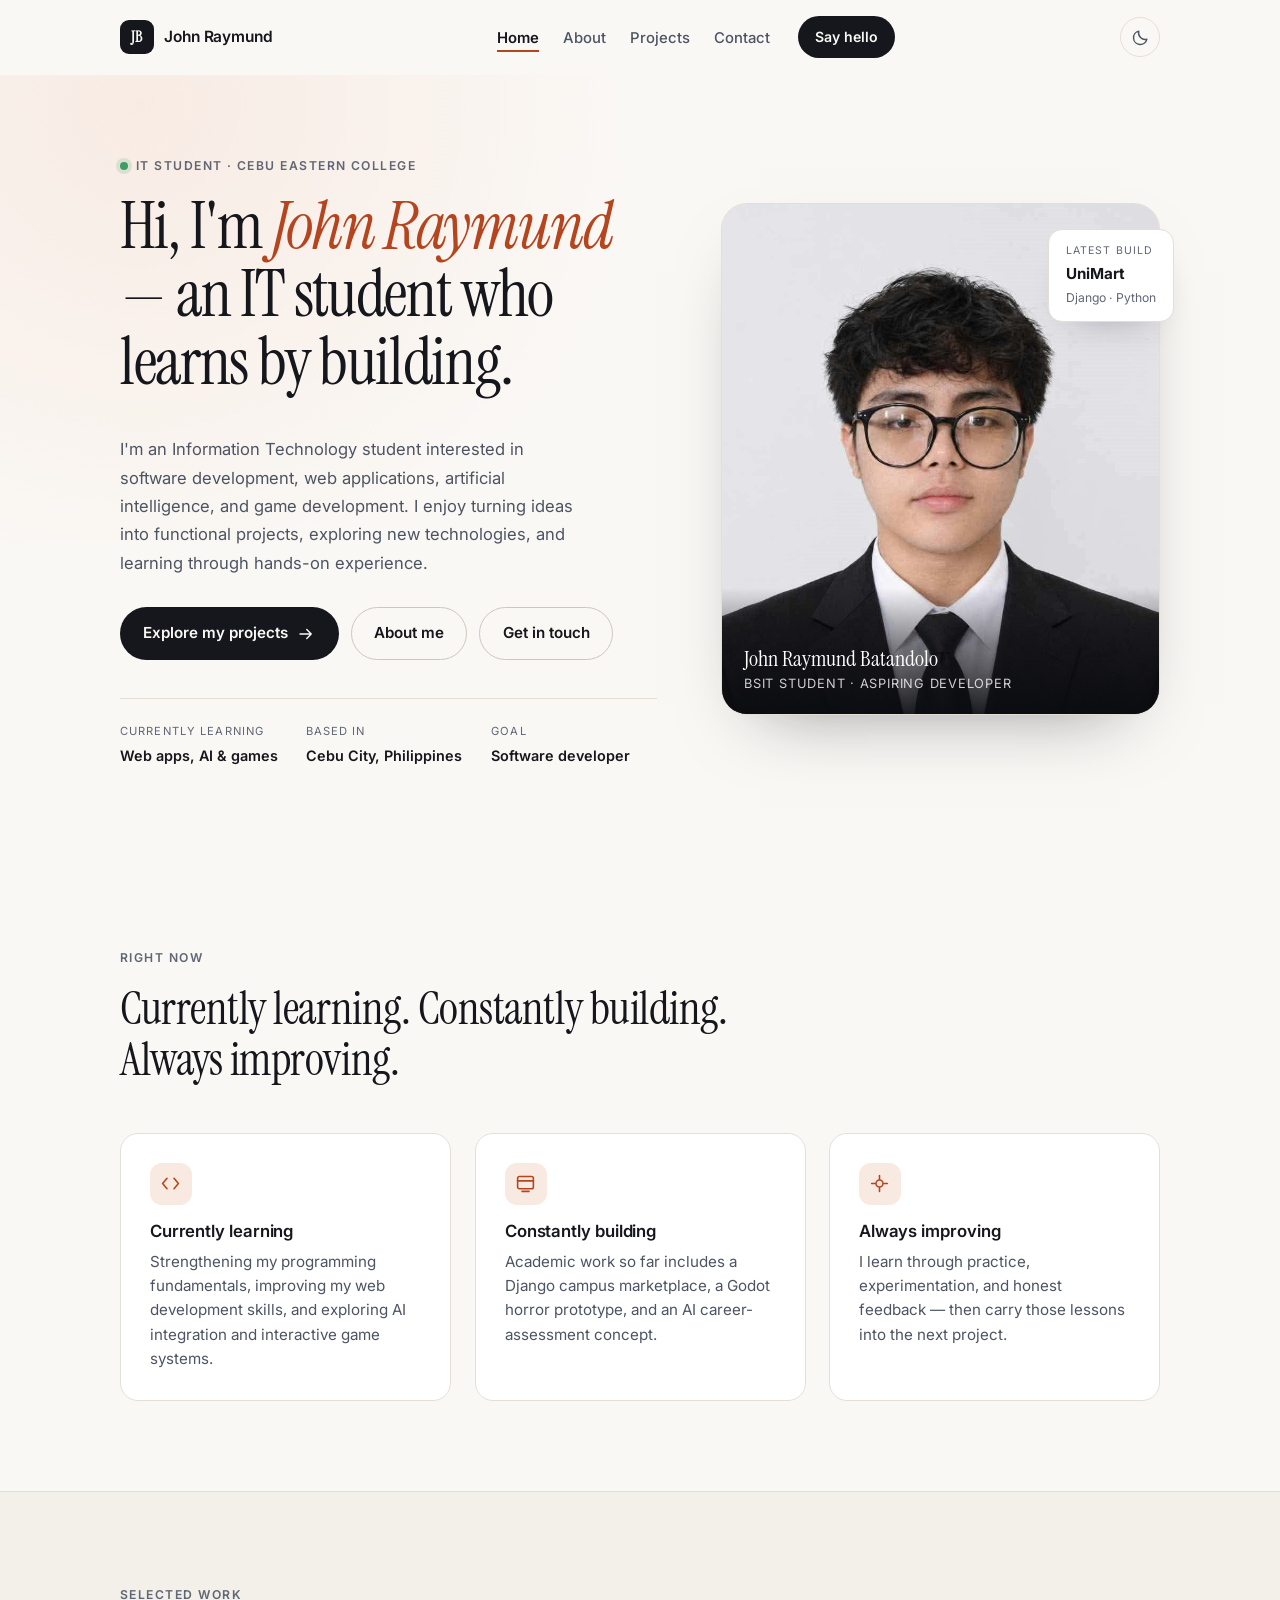
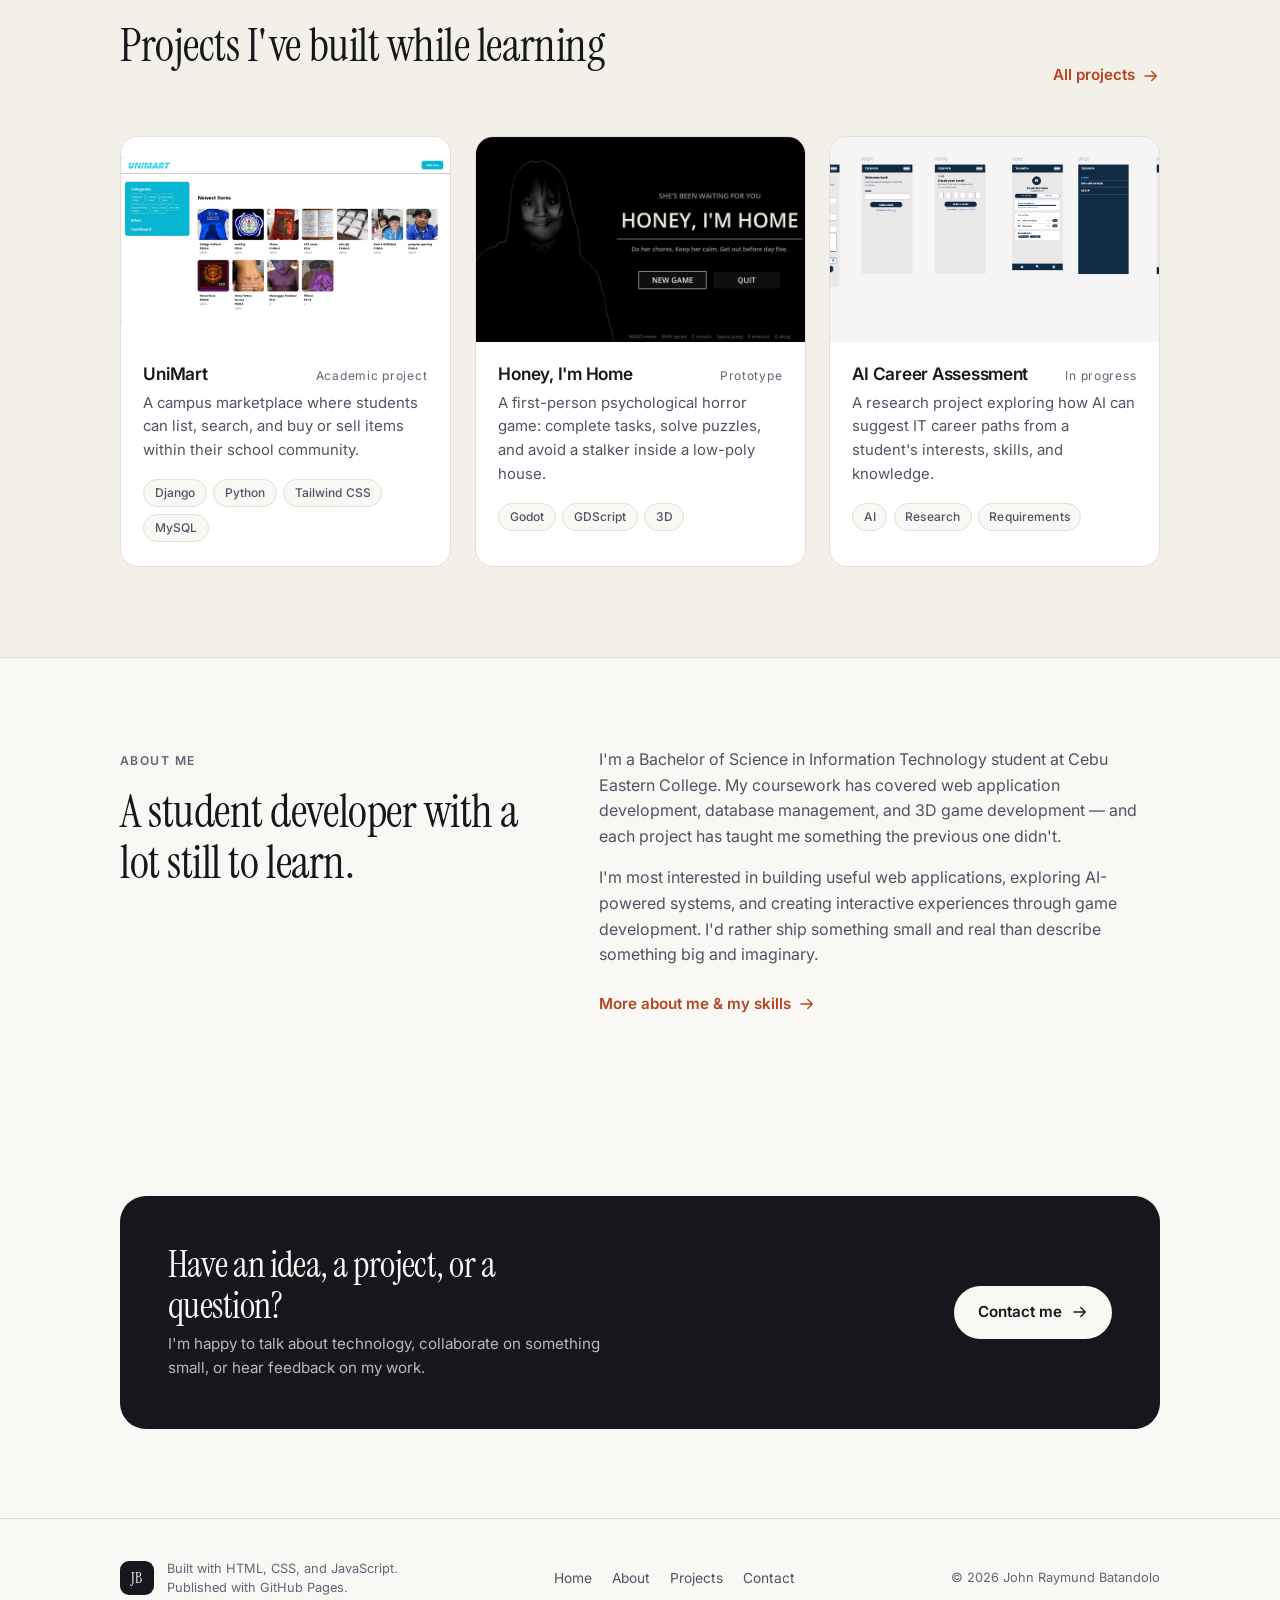
<file: index.html>
<!DOCTYPE html>
<html lang="en" data-theme="light">
<head>
  <meta charset="utf-8">
  <meta name="viewport" content="width=device-width, initial-scale=1">
  <title>John Raymund Batandolo — IT Student &amp; Aspiring Developer</title>
  <meta name="description" content="Portfolio of John Raymund Batandolo, an Information Technology student at Cebu Eastern College interested in software development, web applications, AI, and game development.">
  <meta name="author" content="John Raymund Batandolo">

  <meta property="og:type" content="website">
  <meta property="og:title" content="John Raymund Batandolo — IT Student &amp; Aspiring Developer">
  <meta property="og:description" content="Projects in web development, AI, and game development by an IT student at Cebu Eastern College.">

  <link rel="icon" href="images/favicon.svg" type="image/svg+xml">
  <link rel="preconnect" href="https://fonts.googleapis.com">
  <link rel="preconnect" href="https://fonts.gstatic.com" crossorigin>
  <link href="https://fonts.googleapis.com/css2?family=Instrument+Serif:ital@0;1&family=Inter:wght@400;500;600;700&display=swap" rel="stylesheet">
  <link rel="stylesheet" href="style.css">

  <!-- Apply the saved theme before the page paints (avoids a light/dark flash) -->
  <script>
    (function () {
      document.documentElement.classList.add('js');
      try {
        var saved = localStorage.getItem('theme');
        var prefersDark = window.matchMedia('(prefers-color-scheme: dark)').matches;
        document.documentElement.dataset.theme = saved || (prefersDark ? 'dark' : 'light');
      } catch (e) {}
    })();
  </script>
</head>
<body>
  <a class="skip-link" href="#main">Skip to content</a>

  <header class="site-header" id="site-header">
    <div class="container header-inner">
      <a class="brand" href="index.html">
        <span class="brand-mark" aria-hidden="true">JB</span>
        <span class="brand-text">John Raymund</span>
      </a>

      <nav class="nav" id="primary-nav" aria-label="Main navigation">
        <ul class="nav-list">
          <li><a class="nav-link" href="index.html">Home</a></li>
          <li><a class="nav-link" href="about.html">About</a></li>
          <li><a class="nav-link" href="projects.html">Projects</a></li>
          <li><a class="nav-link" href="contact.html">Contact</a></li>
        </ul>
        <a class="btn btn-sm nav-cta" href="contact.html">Say hello</a>
      </nav>

      <div class="header-actions">
        <button class="theme-toggle" type="button" aria-label="Switch to dark theme" title="Switch theme">
          <svg class="icon-sun" viewBox="0 0 24 24" aria-hidden="true"><circle cx="12" cy="12" r="4.2"/><path d="M12 2.5v2.2M12 19.3v2.2M2.5 12h2.2M19.3 12h2.2M5.2 5.2l1.6 1.6M17.2 17.2l1.6 1.6M18.8 5.2l-1.6 1.6M6.8 17.2l-1.6 1.6"/></svg>
          <svg class="icon-moon" viewBox="0 0 24 24" aria-hidden="true"><path d="M20 14.2A8.4 8.4 0 0 1 9.8 4a8.5 8.5 0 1 0 10.2 10.2Z"/></svg>
        </button>

        <button class="nav-toggle" type="button" aria-expanded="false" aria-controls="primary-nav" aria-label="Open menu">
          <span class="nav-toggle-bars" aria-hidden="true"><span></span><span></span></span>
        </button>
      </div>
    </div>
  </header>

  <main id="main">
    <!-- ================= HERO ================= -->
    <section class="hero">
      <div class="container hero-grid">
        <div class="hero-copy">
          <p class="eyebrow"><span class="status-dot" aria-hidden="true"></span> IT student &middot; Cebu Eastern College</p>

          <h1 class="hero-title">
            Hi, I'm <span class="accent-italic">John Raymund</span> — an IT student who learns by building.
          </h1>

          <p class="hero-lead">
            I'm an Information Technology student interested in software development, web applications,
            artificial intelligence, and game development. I enjoy turning ideas into functional projects,
            exploring new technologies, and learning through hands-on experience.
          </p>

          <div class="hero-actions">
            <a class="btn" href="projects.html">
              Explore my projects
              <svg class="icon-arrow" viewBox="0 0 24 24" aria-hidden="true"><path d="M4 12h15M13 6l6 6-6 6"/></svg>
            </a>
            <a class="btn btn-ghost" href="about.html">About me</a>
            <a class="btn btn-ghost" href="contact.html">Get in touch</a>
          </div>

          <dl class="hero-meta">
            <div>
              <dt>Currently learning</dt>
              <dd>Web apps, AI &amp; games</dd>
            </div>
            <div>
              <dt>Based in</dt>
              <dd>Cebu City, Philippines</dd>
            </div>
            <div>
              <dt>Goal</dt>
              <dd>Software developer</dd>
            </div>
          </dl>
        </div>

        <div class="hero-visual">
          <figure class="portrait-card">
            <img src="images/profile.jpg" alt="Portrait of John Raymund Batandolo" width="960" height="960">
            <figcaption>
              <span class="portrait-name">John Raymund Batandolo</span>
              <span class="portrait-role">BSIT Student &middot; Aspiring Developer</span>
            </figcaption>
          </figure>

          <div class="floating-card" aria-hidden="true">
            <span class="floating-card-label">Latest build</span>
            <strong>UniMart</strong>
            <span class="floating-card-meta">Django &middot; Python</span>
          </div>
        </div>
      </div>
    </section>

    <!-- ================= RIGHT NOW ================= -->
    <section class="section" id="highlights">
      <div class="container">
        <div class="section-head reveal">
          <p class="eyebrow">Right now</p>
          <h2 class="section-title">Currently learning. Constantly building. Always improving.</h2>
        </div>

        <div class="grid grid-3">
          <article class="card reveal">
            <span class="card-icon" aria-hidden="true">
              <svg viewBox="0 0 24 24"><path d="M8 6 3 12l5 6M16 6l5 6-5 6"/></svg>
            </span>
            <h3>Currently learning</h3>
            <p>Strengthening my programming fundamentals, improving my web development skills, and exploring AI integration and interactive game systems.</p>
          </article>

          <article class="card reveal">
            <span class="card-icon" aria-hidden="true">
              <svg viewBox="0 0 24 24"><rect x="3" y="4" width="18" height="14" rx="2"/><path d="M3 9h18M8 21h8"/></svg>
            </span>
            <h3>Constantly building</h3>
            <p>Academic work so far includes a Django campus marketplace, a Godot horror prototype, and an AI career-assessment concept.</p>
          </article>

          <article class="card reveal">
            <span class="card-icon" aria-hidden="true">
              <svg viewBox="0 0 24 24"><path d="M12 3v4M12 17v4M3 12h4M17 12h4"/><circle cx="12" cy="12" r="4"/></svg>
            </span>
            <h3>Always improving</h3>
            <p>I learn through practice, experimentation, and honest feedback — then carry those lessons into the next project.</p>
          </article>
        </div>
      </div>
    </section>

    <!-- ================= FEATURED PROJECTS ================= -->
    <section class="section section-alt" id="featured">
      <div class="container">
        <div class="section-head split reveal">
          <div>
            <p class="eyebrow">Selected work</p>
            <h2 class="section-title">Projects I've built while learning</h2>
          </div>
          <a class="link-arrow" href="projects.html">
            All projects
            <svg class="icon-arrow" viewBox="0 0 24 24" aria-hidden="true"><path d="M4 12h15M13 6l6 6-6 6"/></svg>
          </a>
        </div>

        <div class="grid grid-3">
          <article class="project-card reveal">
            <a class="project-media" href="projects.html#unimart" aria-label="UniMart project details">
              <img src="images/project-1.png" alt="Placeholder image for the UniMart project" width="800" height="520" loading="lazy">
            </a>
            <div class="project-body">
              <div class="project-topline">
                <h3><a href="projects.html#unimart">UniMart</a></h3>
                <span class="project-year">Academic project</span>
              </div>
              <p>A campus marketplace where students can list, search, and buy or sell items within their school community.</p>
              <ul class="tag-list" aria-label="Technologies used">
                <li class="tag">Django</li>
                <li class="tag">Python</li>
                <li class="tag">Tailwind CSS</li>
                <li class="tag">MySQL</li>
              </ul>
            </div>
          </article>

          <article class="project-card reveal">
            <a class="project-media" href="projects.html#honey-im-home" aria-label="Honey, I'm Home project details">
              <img src="images/project-2.jpg" alt="Honey, I'm Home title screen" width="1600" height="900" loading="lazy">
            </a>
            <div class="project-body">
              <div class="project-topline">
                <h3><a href="projects.html#honey-im-home">Honey, I'm Home</a></h3>
                <span class="project-year">Prototype</span>
              </div>
              <p>A first-person psychological horror game: complete tasks, solve puzzles, and avoid a stalker inside a low-poly house.</p>
              <ul class="tag-list" aria-label="Technologies used">
                <li class="tag">Godot</li>
                <li class="tag">GDScript</li>
                <li class="tag">3D</li>
              </ul>
            </div>
          </article>

          <article class="project-card reveal">
            <a class="project-media" href="projects.html#career-assessment" aria-label="AI Career Assessment project details">
              <img src="images/project-3.png" alt="Placeholder image for the AI career assessment project" width="800" height="520" loading="lazy">
            </a>
            <div class="project-body">
              <div class="project-topline">
                <h3><a href="projects.html#career-assessment">AI Career Assessment</a></h3>
                <span class="project-year">In progress</span>
              </div>
              <p>A research project exploring how AI can suggest IT career paths from a student's interests, skills, and knowledge.</p>
              <ul class="tag-list" aria-label="Technologies used">
                <li class="tag">AI</li>
                <li class="tag">Research</li>
                <li class="tag">Requirements</li>
              </ul>
            </div>
          </article>
        </div>
      </div>
    </section>

    <!-- ================= ABOUT PREVIEW ================= -->
    <section class="section">
      <div class="container about-preview">
        <div class="reveal">
          <p class="eyebrow">About me</p>
          <h2 class="section-title">A student developer with a lot still to learn.</h2>
        </div>
        <div class="about-preview-body reveal">
          <p>
            I'm a Bachelor of Science in Information Technology student at Cebu Eastern College.
            My coursework has covered web application development, database management, and 3D game
            development — and each project has taught me something the previous one didn't.
          </p>
          <p>
            I'm most interested in building useful web applications, exploring AI-powered systems, and
            creating interactive experiences through game development. I'd rather ship something small
            and real than describe something big and imaginary.
          </p>
          <a class="link-arrow" href="about.html">
            More about me &amp; my skills
            <svg class="icon-arrow" viewBox="0 0 24 24" aria-hidden="true"><path d="M4 12h15M13 6l6 6-6 6"/></svg>
          </a>
        </div>
      </div>
    </section>

    <!-- ================= CTA ================= -->
    <section class="section">
      <div class="container">
        <div class="cta-band reveal">
          <div>
            <h2>Have an idea, a project, or a question?</h2>
            <p>I'm happy to talk about technology, collaborate on something small, or hear feedback on my work.</p>
          </div>
          <a class="btn btn-invert" href="contact.html">
            Contact me
            <svg class="icon-arrow" viewBox="0 0 24 24" aria-hidden="true"><path d="M4 12h15M13 6l6 6-6 6"/></svg>
          </a>
        </div>
      </div>
    </section>
  </main>

  <footer class="site-footer">
    <div class="container footer-inner">
      <div class="footer-brand">
        <span class="brand-mark" aria-hidden="true">JB</span>
        <p>Built with HTML, CSS, and JavaScript.<br>Published with GitHub Pages.</p>
      </div>
      <nav class="footer-nav" aria-label="Footer navigation">
        <a href="index.html">Home</a>
        <a href="about.html">About</a>
        <a href="projects.html">Projects</a>
        <a href="contact.html">Contact</a>
      </nav>
      <p class="footer-note">&copy; <span id="year">2026</span> John Raymund Batandolo</p>
    </div>
  </footer>

  <script src="script.js" defer></script>
</body>
</html>
</file>
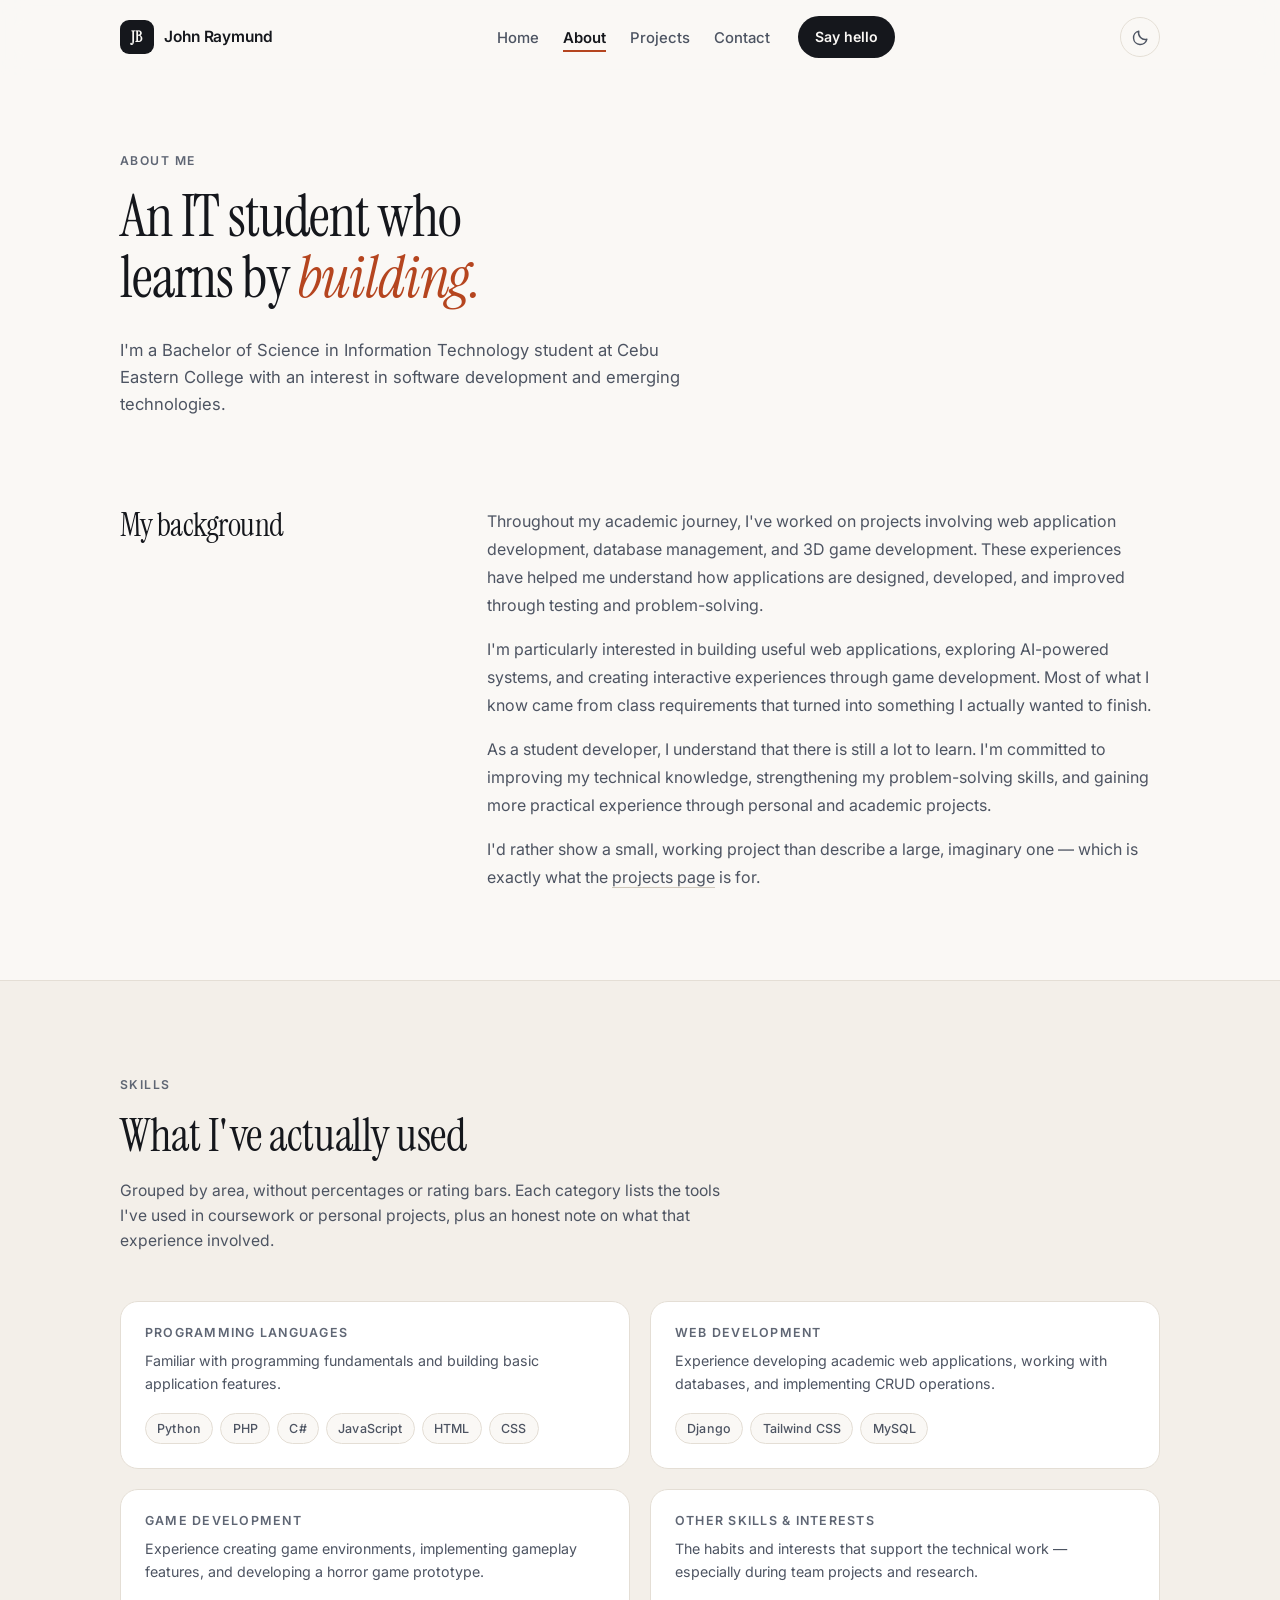
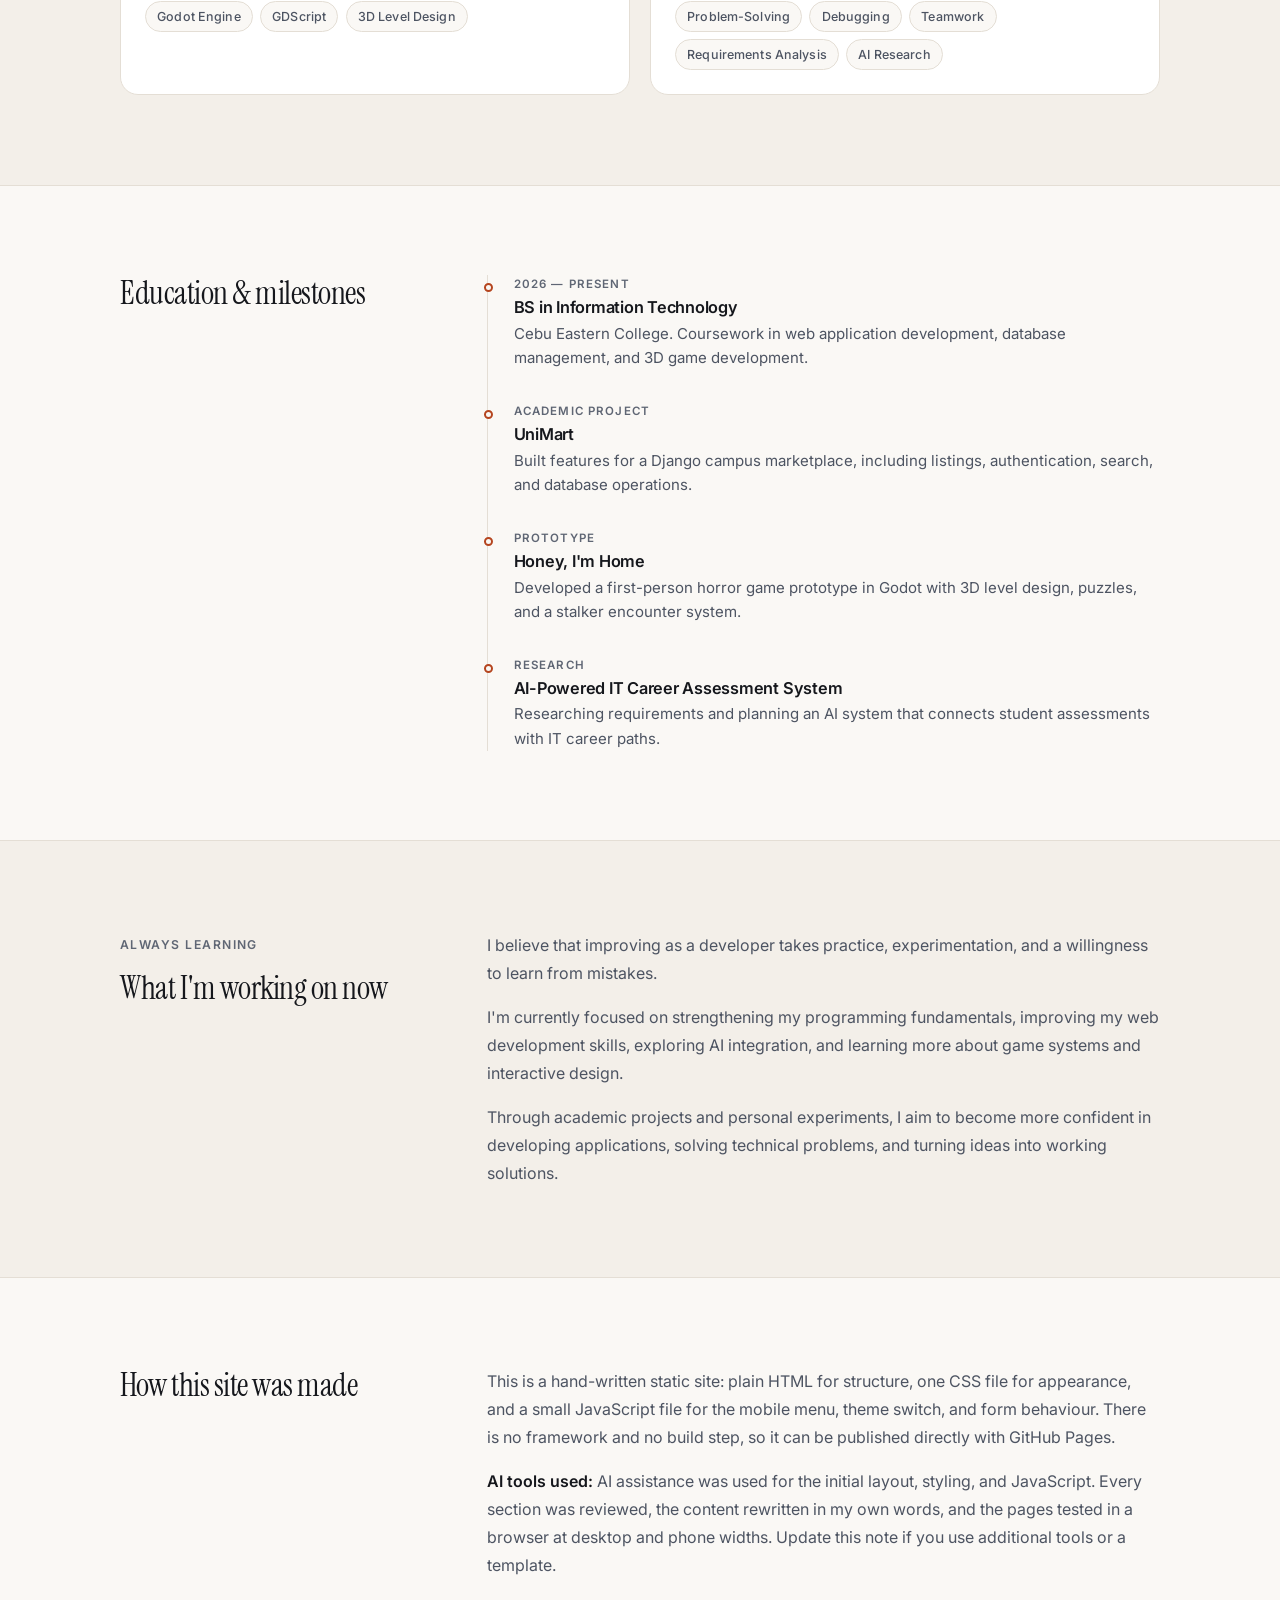
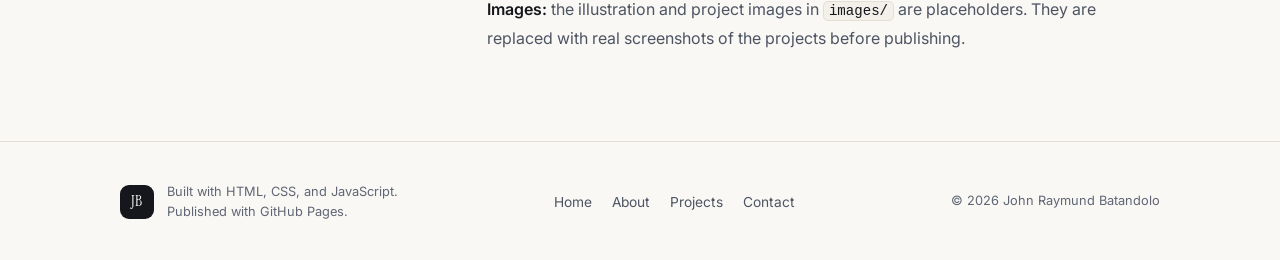
<file: about.html>
<!DOCTYPE html>
<html lang="en" data-theme="light">
<head>
  <meta charset="utf-8">
  <meta name="viewport" content="width=device-width, initial-scale=1">
  <title>About &amp; Skills — John Raymund Batandolo</title>
  <meta name="description" content="Background, skills, and current learning goals of John Raymund Batandolo, a BS Information Technology student at Cebu Eastern College.">

  <link rel="icon" href="images/favicon.svg" type="image/svg+xml">
  <link rel="preconnect" href="https://fonts.googleapis.com">
  <link rel="preconnect" href="https://fonts.gstatic.com" crossorigin>
  <link href="https://fonts.googleapis.com/css2?family=Instrument+Serif:ital@0;1&family=Inter:wght@400;500;600;700&display=swap" rel="stylesheet">
  <link rel="stylesheet" href="style.css">

  <script>
    (function () {
      document.documentElement.classList.add('js');
      try {
        var saved = localStorage.getItem('theme');
        var prefersDark = window.matchMedia('(prefers-color-scheme: dark)').matches;
        document.documentElement.dataset.theme = saved || (prefersDark ? 'dark' : 'light');
      } catch (e) {}
    })();
  </script>
</head>
<body>
  <a class="skip-link" href="#main">Skip to content</a>

  <header class="site-header" id="site-header">
    <div class="container header-inner">
      <a class="brand" href="index.html">
        <span class="brand-mark" aria-hidden="true">JB</span>
        <span class="brand-text">John Raymund</span>
      </a>

      <nav class="nav" id="primary-nav" aria-label="Main navigation">
        <ul class="nav-list">
          <li><a class="nav-link" href="index.html">Home</a></li>
          <li><a class="nav-link" href="about.html">About</a></li>
          <li><a class="nav-link" href="projects.html">Projects</a></li>
          <li><a class="nav-link" href="contact.html">Contact</a></li>
        </ul>
        <a class="btn btn-sm nav-cta" href="contact.html">Say hello</a>
      </nav>

      <div class="header-actions">
        <button class="theme-toggle" type="button" aria-label="Switch to dark theme" title="Switch theme">
          <svg class="icon-sun" viewBox="0 0 24 24" aria-hidden="true"><circle cx="12" cy="12" r="4.2"/><path d="M12 2.5v2.2M12 19.3v2.2M2.5 12h2.2M19.3 12h2.2M5.2 5.2l1.6 1.6M17.2 17.2l1.6 1.6M18.8 5.2l-1.6 1.6M6.8 17.2l-1.6 1.6"/></svg>
          <svg class="icon-moon" viewBox="0 0 24 24" aria-hidden="true"><path d="M20 14.2A8.4 8.4 0 0 1 9.8 4a8.5 8.5 0 1 0 10.2 10.2Z"/></svg>
        </button>

        <button class="nav-toggle" type="button" aria-expanded="false" aria-controls="primary-nav" aria-label="Open menu">
          <span class="nav-toggle-bars" aria-hidden="true"><span></span><span></span></span>
        </button>
      </div>
    </div>
  </header>

  <main id="main">
    <section class="page-hero">
      <div class="container">
        <p class="eyebrow">About me</p>
        <h1 class="page-title">An IT student who learns by <span class="accent-italic">building.</span></h1>
        <p class="page-lead">
          I'm a Bachelor of Science in Information Technology student at Cebu Eastern College
          with an interest in software development and emerging technologies.
        </p>
      </div>
    </section>

    <!-- ================= BACKGROUND ================= -->
    <section class="section">
      <div class="container about-grid">
        <div class="reveal">
          <h2 class="column-title">My background</h2>
        </div>
        <div class="prose reveal">
          <p>
            Throughout my academic journey, I've worked on projects involving web application
            development, database management, and 3D game development. These experiences have helped
            me understand how applications are designed, developed, and improved through testing and
            problem-solving.
          </p>
          <p>
            I'm particularly interested in building useful web applications, exploring AI-powered
            systems, and creating interactive experiences through game development. Most of what I
            know came from class requirements that turned into something I actually wanted to finish.
          </p>
          <p>
            As a student developer, I understand that there is still a lot to learn. I'm committed to
            improving my technical knowledge, strengthening my problem-solving skills, and gaining
            more practical experience through personal and academic projects.
          </p>
          <p>
            I'd rather show a small, working project than describe a large, imaginary one — which is
            exactly what the <a href="projects.html">projects page</a> is for.
          </p>
        </div>
      </div>
    </section>

    <!-- ================= SKILLS ================= -->
    <section class="section section-alt" id="skills">
      <div class="container">
        <div class="section-head reveal">
          <p class="eyebrow">Skills</p>
          <h2 class="section-title">What I've actually used</h2>
          <p class="section-sub">
            Grouped by area, without percentages or rating bars. Each category lists the tools I've
            used in coursework or personal projects, plus an honest note on what that experience
            involved.
          </p>
        </div>

        <div class="skills-grid">
          <div class="skill-group reveal">
            <h3>Programming Languages</h3>
            <p class="skill-note">
              Familiar with programming fundamentals and building basic application features.
            </p>
            <ul class="tag-list" aria-label="Programming languages">
              <li class="tag">Python</li>
              <li class="tag">PHP</li>
              <li class="tag">C#</li>
              <li class="tag">JavaScript</li>
              <li class="tag">HTML</li>
              <li class="tag">CSS</li>
            </ul>
          </div>

          <div class="skill-group reveal">
            <h3>Web Development</h3>
            <p class="skill-note">
              Experience developing academic web applications, working with databases, and
              implementing CRUD operations.
            </p>
            <ul class="tag-list" aria-label="Web development tools">
              <li class="tag">Django</li>
              <li class="tag">Tailwind CSS</li>
              <li class="tag">MySQL</li>
            </ul>
          </div>

          <div class="skill-group reveal">
            <h3>Game Development</h3>
            <p class="skill-note">
              Experience creating game environments, implementing gameplay features, and developing a
              horror game prototype.
            </p>
            <ul class="tag-list" aria-label="Game development tools">
              <li class="tag">Godot Engine</li>
              <li class="tag">GDScript</li>
              <li class="tag">3D Level Design</li>
            </ul>
          </div>

          <div class="skill-group reveal">
            <h3>Other Skills &amp; Interests</h3>
            <p class="skill-note">
              The habits and interests that support the technical work — especially during team
              projects and research.
            </p>
            <ul class="tag-list" aria-label="Other skills and interests">
              <li class="tag">Problem-Solving</li>
              <li class="tag">Debugging</li>
              <li class="tag">Teamwork</li>
              <li class="tag">Requirements Analysis</li>
              <li class="tag">AI Research</li>
            </ul>
          </div>
        </div>
      </div>
    </section>

    <!-- ================= TIMELINE ================= -->
    <section class="section">
      <div class="container about-grid">
        <div class="reveal">
          <h2 class="column-title">Education &amp; milestones</h2>
        </div>
        <ol class="timeline reveal">
          <li>
            <span class="timeline-date">2026 &mdash; present</span>
            <h3>BS in Information Technology</h3>
            <p>
              Cebu Eastern College. Coursework in web application development, database management,
              and 3D game development.
            </p>
          </li>
          <li>
            <span class="timeline-date">Academic project</span>
            <h3>UniMart</h3>
            <p>
              Built features for a Django campus marketplace, including listings, authentication,
              search, and database operations.
            </p>
          </li>
          <li>
            <span class="timeline-date">Prototype</span>
            <h3>Honey, I'm Home</h3>
            <p>
              Developed a first-person horror game prototype in Godot with 3D level design, puzzles,
              and a stalker encounter system.
            </p>
          </li>
          <li>
            <span class="timeline-date">Research</span>
            <h3>AI-Powered IT Career Assessment System</h3>
            <p>
              Researching requirements and planning an AI system that connects student assessments
              with IT career paths.
            </p>
          </li>
        </ol>
      </div>
    </section>

    <!-- ================= CURRENTLY LEARNING ================= -->
    <section class="section section-alt">
      <div class="container about-grid">
        <div class="reveal">
          <p class="eyebrow">Always learning</p>
          <h2 class="column-title">What I'm working on now</h2>
        </div>
        <div class="prose reveal">
          <p>
            I believe that improving as a developer takes practice, experimentation, and a
            willingness to learn from mistakes.
          </p>
          <p>
            I'm currently focused on strengthening my programming fundamentals, improving my web
            development skills, exploring AI integration, and learning more about game systems and
            interactive design.
          </p>
          <p>
            Through academic projects and personal experiments, I aim to become more confident in
            developing applications, solving technical problems, and turning ideas into working
            solutions.
          </p>
        </div>
      </div>
    </section>

    <!-- ================= HOW THIS SITE WAS MADE ================= -->
    <section class="section">
      <div class="container about-grid">
        <div class="reveal">
          <h2 class="column-title">How this site was made</h2>
        </div>
        <div class="prose reveal">
          <p>
            This is a hand-written static site: plain HTML for structure, one CSS file for appearance,
            and a small JavaScript file for the mobile menu, theme switch, and form behaviour. There is
            no framework and no build step, so it can be published directly with GitHub Pages.
          </p>
          <p>
            <strong>AI tools used:</strong> AI assistance was used for the initial layout, styling, and
            JavaScript. Every section was reviewed, the content rewritten in my own words, and the
            pages tested in a browser at desktop and phone widths. Update this note if you use
            additional tools or a template.
          </p>
          <p>
            <strong>Images:</strong> the illustration and project images in <code>images/</code> are
            placeholders. They are replaced with real screenshots of the projects before publishing.
          </p>
        </div>
      </div>
    </section>
  </main>

  <footer class="site-footer">
    <div class="container footer-inner">
      <div class="footer-brand">
        <span class="brand-mark" aria-hidden="true">JB</span>
        <p>Built with HTML, CSS, and JavaScript.<br>Published with GitHub Pages.</p>
      </div>
      <nav class="footer-nav" aria-label="Footer navigation">
        <a href="index.html">Home</a>
        <a href="about.html">About</a>
        <a href="projects.html">Projects</a>
        <a href="contact.html">Contact</a>
      </nav>
      <p class="footer-note">&copy; <span id="year">2026</span> John Raymund Batandolo</p>
    </div>
  </footer>

  <script src="script.js" defer></script>
</body>
</html>
</file>
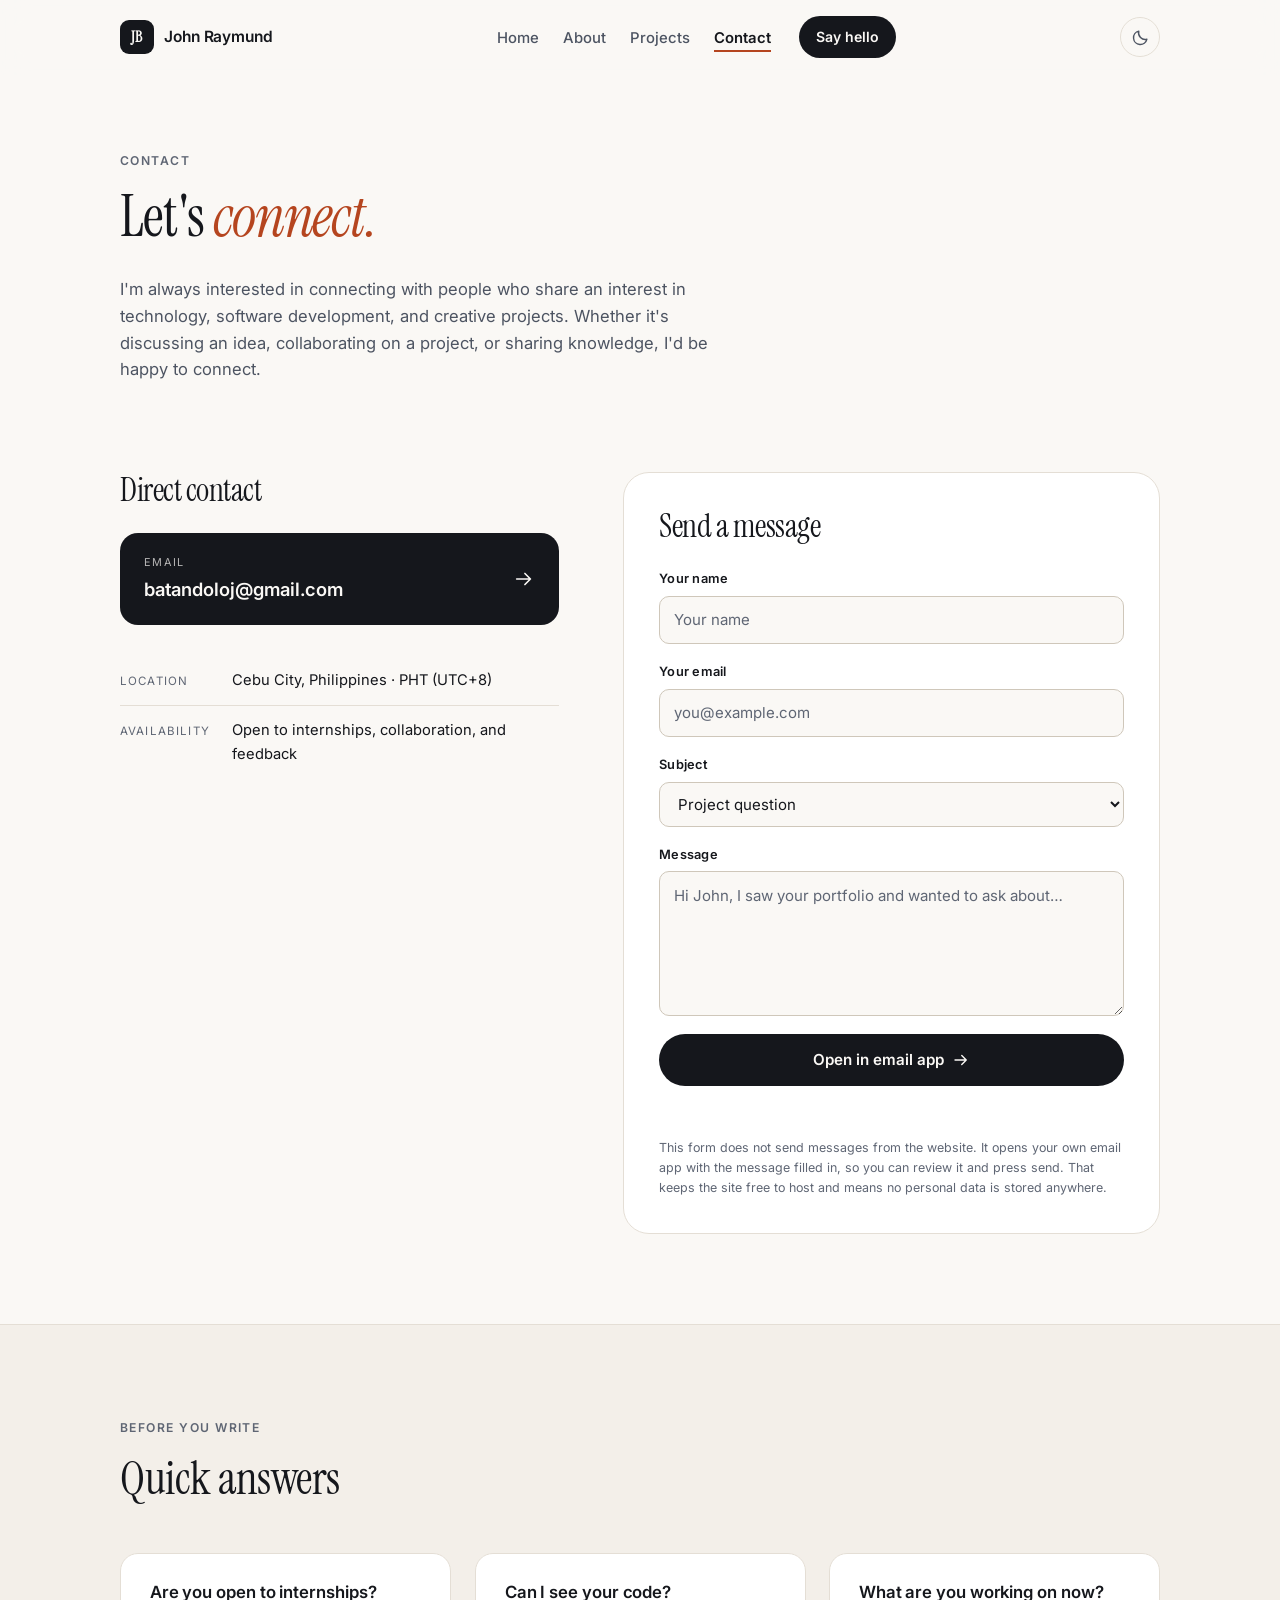
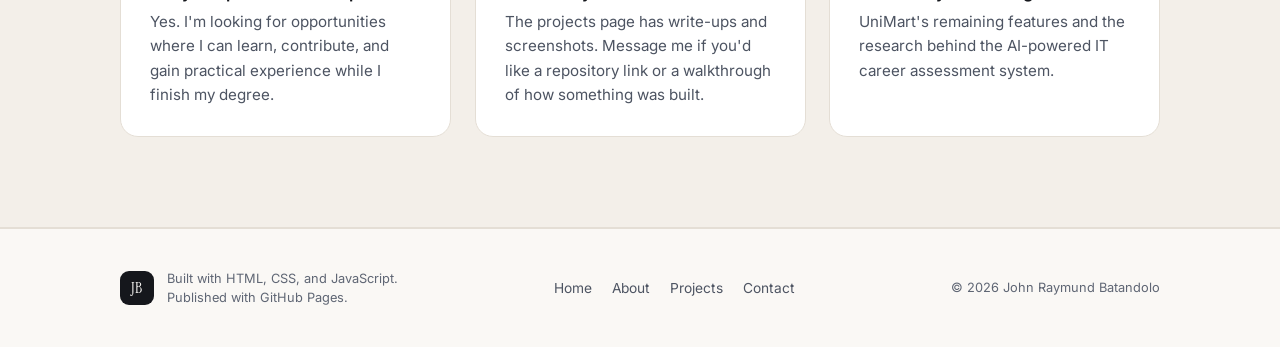
<file: contact.html>
<!DOCTYPE html>
<html lang="en" data-theme="light">
<head>
  <meta charset="utf-8">
  <meta name="viewport" content="width=device-width, initial-scale=1">
  <title>Contact — John Raymund Batandolo</title>
  <meta name="description" content="Contact John Raymund Batandolo, an IT student at Cebu Eastern College, for project questions, collaboration, or internship opportunities.">

  <link rel="icon" href="images/favicon.svg" type="image/svg+xml">
  <link rel="preconnect" href="https://fonts.googleapis.com">
  <link rel="preconnect" href="https://fonts.gstatic.com" crossorigin>
  <link href="https://fonts.googleapis.com/css2?family=Instrument+Serif:ital@0;1&family=Inter:wght@400;500;600;700&display=swap" rel="stylesheet">
  <link rel="stylesheet" href="style.css">

  <script>
    (function () {
      document.documentElement.classList.add('js');
      try {
        var saved = localStorage.getItem('theme');
        var prefersDark = window.matchMedia('(prefers-color-scheme: dark)').matches;
        document.documentElement.dataset.theme = saved || (prefersDark ? 'dark' : 'light');
      } catch (e) {}
    })();
  </script>
</head>
<body>
  <a class="skip-link" href="#main">Skip to content</a>

  <header class="site-header" id="site-header">
    <div class="container header-inner">
      <a class="brand" href="index.html">
        <span class="brand-mark" aria-hidden="true">JB</span>
        <span class="brand-text">John Raymund</span>
      </a>

      <nav class="nav" id="primary-nav" aria-label="Main navigation">
        <ul class="nav-list">
          <li><a class="nav-link" href="index.html">Home</a></li>
          <li><a class="nav-link" href="about.html">About</a></li>
          <li><a class="nav-link" href="projects.html">Projects</a></li>
          <li><a class="nav-link" href="contact.html">Contact</a></li>
        </ul>
        <a class="btn btn-sm nav-cta" href="contact.html">Say hello</a>
      </nav>

      <div class="header-actions">
        <button class="theme-toggle" type="button" aria-label="Switch to dark theme" title="Switch theme">
          <svg class="icon-sun" viewBox="0 0 24 24" aria-hidden="true"><circle cx="12" cy="12" r="4.2"/><path d="M12 2.5v2.2M12 19.3v2.2M2.5 12h2.2M19.3 12h2.2M5.2 5.2l1.6 1.6M17.2 17.2l1.6 1.6M18.8 5.2l-1.6 1.6M6.8 17.2l-1.6 1.6"/></svg>
          <svg class="icon-moon" viewBox="0 0 24 24" aria-hidden="true"><path d="M20 14.2A8.4 8.4 0 0 1 9.8 4a8.5 8.5 0 1 0 10.2 10.2Z"/></svg>
        </button>

        <button class="nav-toggle" type="button" aria-expanded="false" aria-controls="primary-nav" aria-label="Open menu">
          <span class="nav-toggle-bars" aria-hidden="true"><span></span><span></span></span>
        </button>
      </div>
    </div>
  </header>

  <main id="main">
    <section class="page-hero">
      <div class="container">
        <p class="eyebrow">Contact</p>
        <h1 class="page-title">Let's <span class="accent-italic">connect.</span></h1>
        <p class="page-lead">
          I'm always interested in connecting with people who share an interest in technology,
          software development, and creative projects. Whether it's discussing an idea, collaborating
          on a project, or sharing knowledge, I'd be happy to connect.
        </p>
      </div>
    </section>

    <section class="section">
      <div class="container contact-grid">
        <!-- ============ DIRECT CONTACT ============ -->
        <div class="contact-details reveal">
          <h2 class="column-title">Direct contact</h2>

          <a class="email-card" href="mailto:batandoloj@gmail.com">
            <span class="email-card-label">Email</span>
            <span class="email-card-value">batandoloj@gmail.com</span>
            <svg class="icon-arrow" viewBox="0 0 24 24" aria-hidden="true"><path d="M4 12h15M13 6l6 6-6 6"/></svg>
          </a>

          <ul class="contact-list">
            <li>
              <span class="contact-list-label">Location</span>
              <span>Cebu City, Philippines &middot; PHT (UTC+8)</span>
            </li>
            <li>
              <span class="contact-list-label">Availability</span>
              <span>Open to internships, collaboration, and feedback</span>
            </li>
          </ul>
        </div>

        <!-- ============ FORM ============ -->
        <div class="contact-form-wrap reveal">
          <h2 class="column-title">Send a message</h2>

          <form class="contact-form" id="contact-form" novalidate>
            <div class="field">
              <label for="name">Your name</label>
              <input type="text" id="name" name="name" autocomplete="name" required placeholder="Your name">
            </div>

            <div class="field">
              <label for="email">Your email</label>
              <input type="email" id="email" name="email" autocomplete="email" required placeholder="you@example.com">
            </div>

            <div class="field">
              <label for="subject">Subject</label>
              <select id="subject" name="subject">
                <option value="Project question">Project question</option>
                <option value="Collaboration">Collaboration</option>
                <option value="Internship">Internship opportunity</option>
                <option value="Feedback">Feedback on the site</option>
                <option value="Something else">Something else</option>
              </select>
            </div>

            <div class="field">
              <label for="message">Message</label>
              <textarea id="message" name="message" rows="5" required placeholder="Hi John, I saw your portfolio and wanted to ask about…"></textarea>
            </div>

            <button class="btn btn-full" type="submit">
              Open in email app
              <svg class="icon-arrow" viewBox="0 0 24 24" aria-hidden="true"><path d="M4 12h15M13 6l6 6-6 6"/></svg>
            </button>

            <p class="form-status" id="form-status" role="status" aria-live="polite"></p>

            <p class="form-hint">
              This form does not send messages from the website. It opens your own email app with the
              message filled in, so you can review it and press send. That keeps the site free to host
              and means no personal data is stored anywhere.
            </p>
          </form>
        </div>
      </div>
    </section>

    <section class="section section-alt">
      <div class="container">
        <div class="section-head reveal">
          <p class="eyebrow">Before you write</p>
          <h2 class="section-title">Quick answers</h2>
        </div>

        <div class="grid grid-3">
          <article class="card reveal">
            <h3>Are you open to internships?</h3>
            <p>Yes. I'm looking for opportunities where I can learn, contribute, and gain practical experience while I finish my degree.</p>
          </article>
          <article class="card reveal">
            <h3>Can I see your code?</h3>
            <p>The projects page has write-ups and screenshots. Message me if you'd like a repository link or a walkthrough of how something was built.</p>
          </article>
          <article class="card reveal">
            <h3>What are you working on now?</h3>
            <p>UniMart's remaining features and the research behind the AI-powered IT career assessment system.</p>
          </article>
        </div>
      </div>
    </section>
  </main>

  <footer class="site-footer">
    <div class="container footer-inner">
      <div class="footer-brand">
        <span class="brand-mark" aria-hidden="true">JB</span>
        <p>Built with HTML, CSS, and JavaScript.<br>Published with GitHub Pages.</p>
      </div>
      <nav class="footer-nav" aria-label="Footer navigation">
        <a href="index.html">Home</a>
        <a href="about.html">About</a>
        <a href="projects.html">Projects</a>
        <a href="contact.html">Contact</a>
      </nav>
      <p class="footer-note">&copy; <span id="year">2026</span> John Raymund Batandolo</p>
    </div>
  </footer>

  <script src="script.js" defer></script>
</body>
</html>
</file>
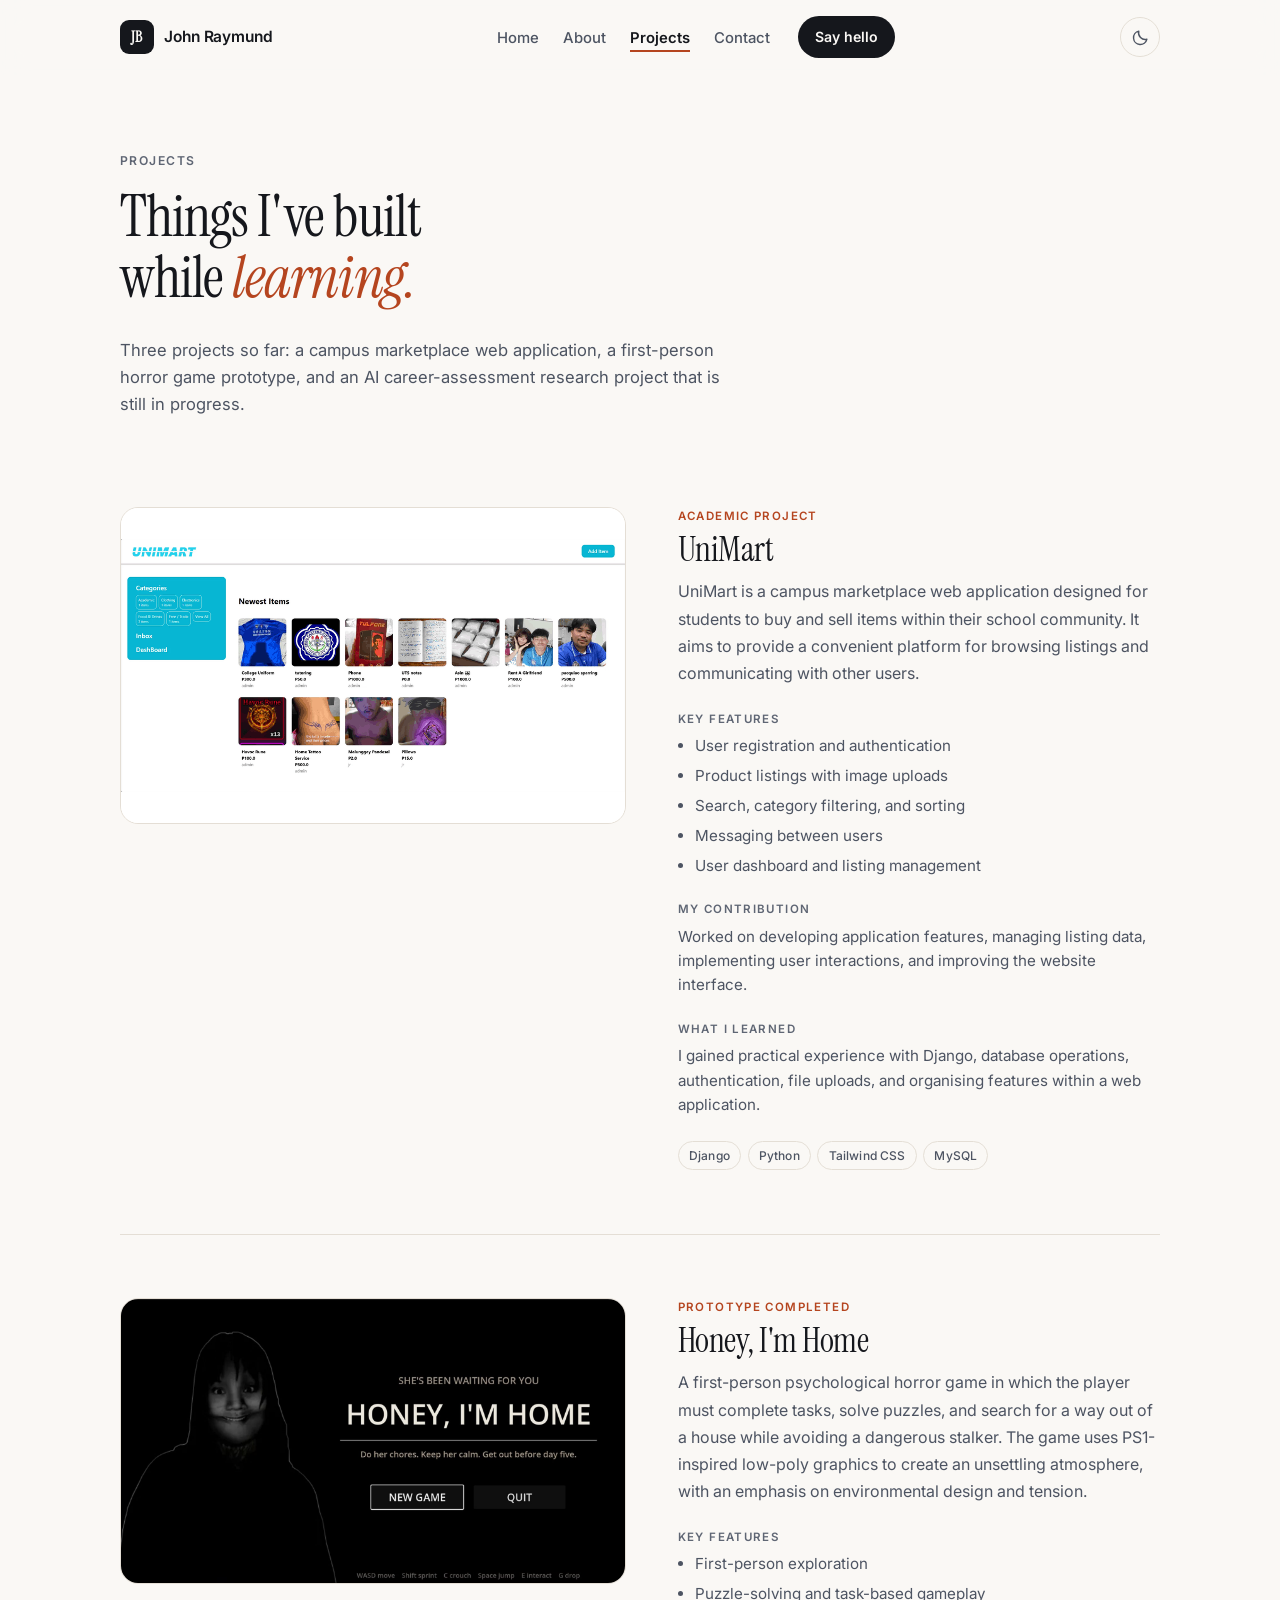
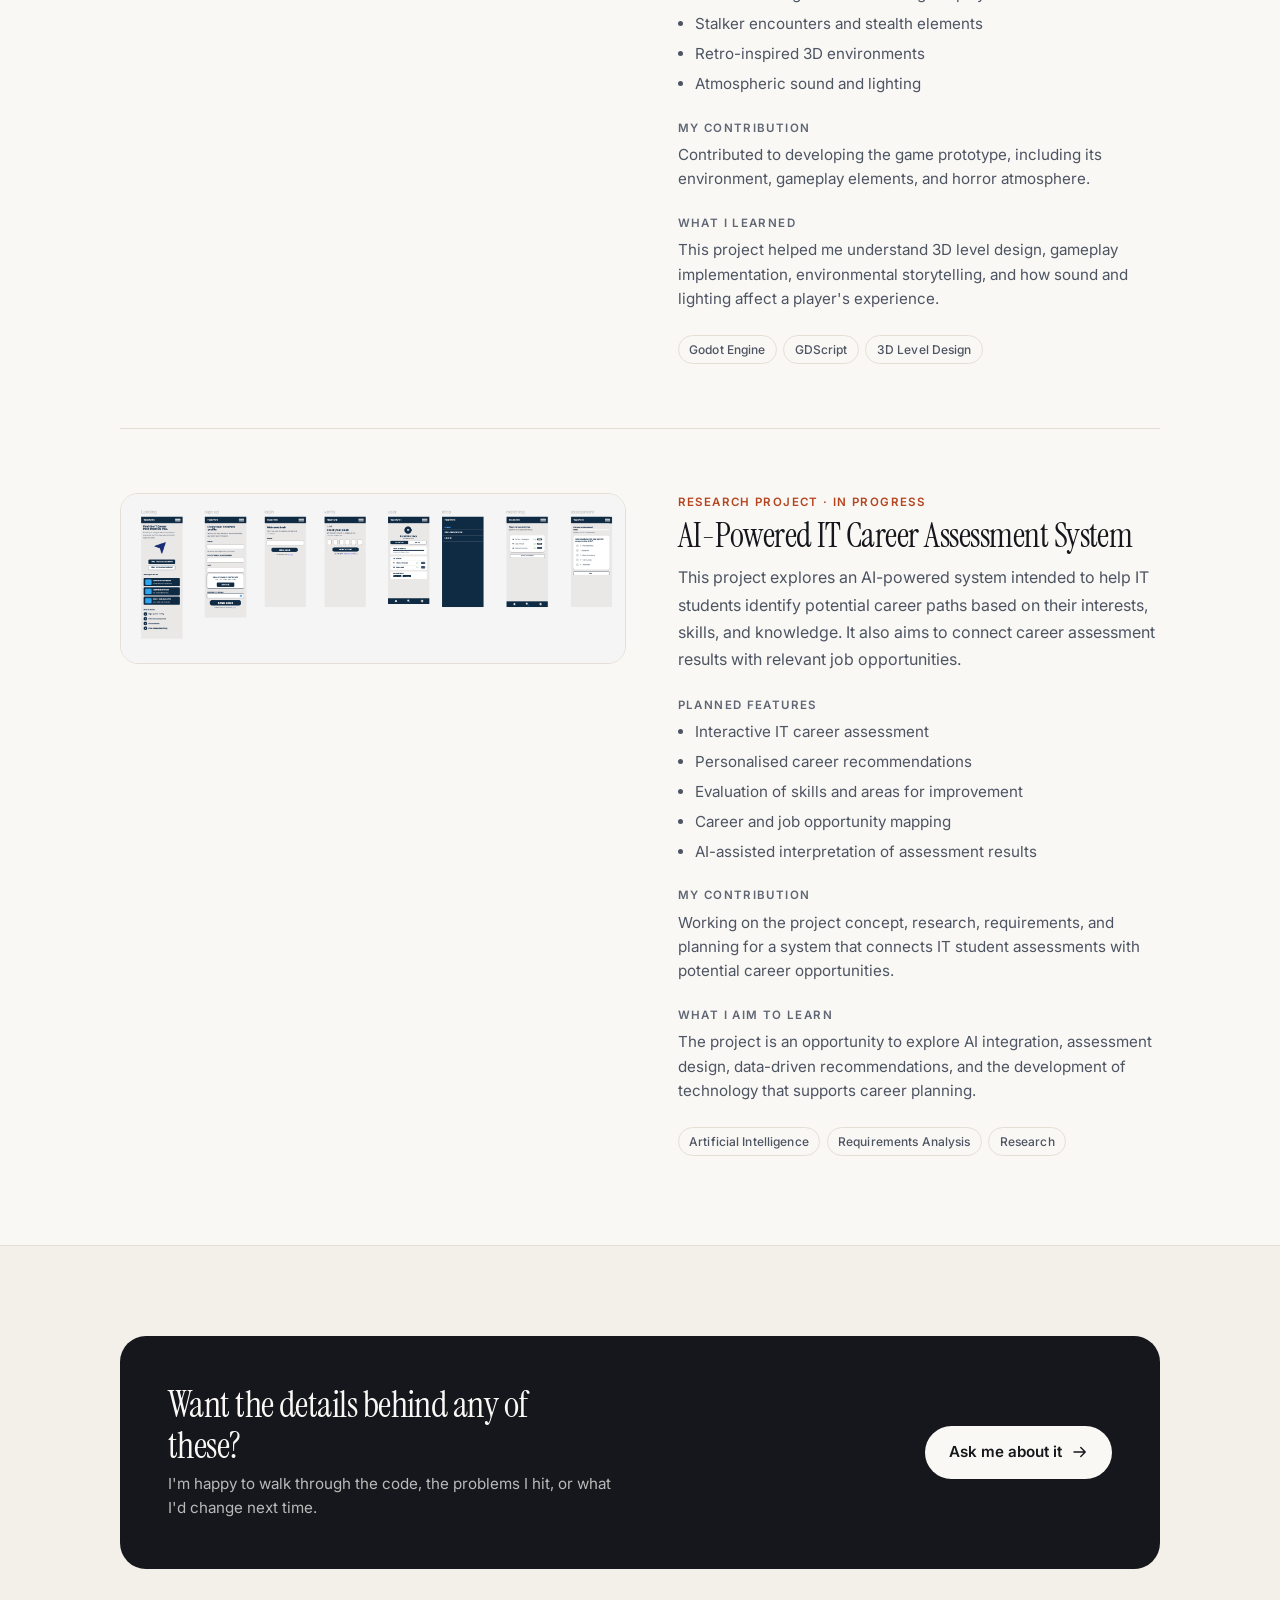
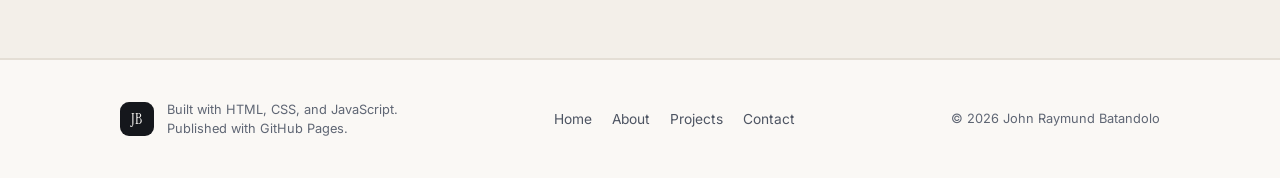
<file: projects.html>
<!DOCTYPE html>
<html lang="en" data-theme="light">
<head>
  <meta charset="utf-8">
  <meta name="viewport" content="width=device-width, initial-scale=1">
  <title>Projects — John Raymund Batandolo</title>
  <meta name="description" content="Projects by John Raymund Batandolo: a Django campus marketplace, a Godot horror game prototype, and an AI-powered IT career assessment research project.">

  <link rel="icon" href="images/favicon.svg" type="image/svg+xml">
  <link rel="preconnect" href="https://fonts.googleapis.com">
  <link rel="preconnect" href="https://fonts.gstatic.com" crossorigin>
  <link href="https://fonts.googleapis.com/css2?family=Instrument+Serif:ital@0;1&family=Inter:wght@400;500;600;700&display=swap" rel="stylesheet">
  <link rel="stylesheet" href="style.css">

  <script>
    (function () {
      document.documentElement.classList.add('js');
      try {
        var saved = localStorage.getItem('theme');
        var prefersDark = window.matchMedia('(prefers-color-scheme: dark)').matches;
        document.documentElement.dataset.theme = saved || (prefersDark ? 'dark' : 'light');
      } catch (e) {}
    })();
  </script>
</head>
<body>
  <a class="skip-link" href="#main">Skip to content</a>

  <header class="site-header" id="site-header">
    <div class="container header-inner">
      <a class="brand" href="index.html">
        <span class="brand-mark" aria-hidden="true">JB</span>
        <span class="brand-text">John Raymund</span>
      </a>

      <nav class="nav" id="primary-nav" aria-label="Main navigation">
        <ul class="nav-list">
          <li><a class="nav-link" href="index.html">Home</a></li>
          <li><a class="nav-link" href="about.html">About</a></li>
          <li><a class="nav-link" href="projects.html">Projects</a></li>
          <li><a class="nav-link" href="contact.html">Contact</a></li>
        </ul>
        <a class="btn btn-sm nav-cta" href="contact.html">Say hello</a>
      </nav>

      <div class="header-actions">
        <button class="theme-toggle" type="button" aria-label="Switch to dark theme" title="Switch theme">
          <svg class="icon-sun" viewBox="0 0 24 24" aria-hidden="true"><circle cx="12" cy="12" r="4.2"/><path d="M12 2.5v2.2M12 19.3v2.2M2.5 12h2.2M19.3 12h2.2M5.2 5.2l1.6 1.6M17.2 17.2l1.6 1.6M18.8 5.2l-1.6 1.6M6.8 17.2l-1.6 1.6"/></svg>
          <svg class="icon-moon" viewBox="0 0 24 24" aria-hidden="true"><path d="M20 14.2A8.4 8.4 0 0 1 9.8 4a8.5 8.5 0 1 0 10.2 10.2Z"/></svg>
        </button>

        <button class="nav-toggle" type="button" aria-expanded="false" aria-controls="primary-nav" aria-label="Open menu">
          <span class="nav-toggle-bars" aria-hidden="true"><span></span><span></span></span>
        </button>
      </div>
    </div>
  </header>

  <main id="main">
    <section class="page-hero">
      <div class="container">
        <p class="eyebrow">Projects</p>
        <h1 class="page-title">Things I've built while <span class="accent-italic">learning.</span></h1>
        <p class="page-lead">
          Three projects so far: a campus marketplace web application, a first-person horror game
          prototype, and an AI career-assessment research project that is still in progress.
        </p>
      </div>
    </section>

    <section class="section">
      <div class="container project-list">

        <!-- ============ UNIMART ============ -->
        <article class="project-detail reveal" id="unimart">
          <div class="project-detail-media">
            <img src="images/project-1.png" alt="Placeholder for a UniMart screenshot" width="800" height="520" loading="lazy">
          </div>
          <div class="project-detail-body">
            <p class="project-kicker">Academic project</p>
            <h2>UniMart</h2>
            <p class="project-summary">
              UniMart is a campus marketplace web application designed for students to buy and sell
              items within their school community. It aims to provide a convenient platform for
              browsing listings and communicating with other users.
            </p>

            <h3 class="detail-label">Key features</h3>
            <ul class="detail-list">
              <li>User registration and authentication</li>
              <li>Product listings with image uploads</li>
              <li>Search, category filtering, and sorting</li>
              <li>Messaging between users</li>
              <li>User dashboard and listing management</li>
            </ul>

            <h3 class="detail-label">My contribution</h3>
            <p>
              Worked on developing application features, managing listing data, implementing user
              interactions, and improving the website interface.
            </p>

            <h3 class="detail-label">What I learned</h3>
            <p>
              I gained practical experience with Django, database operations, authentication, file
              uploads, and organising features within a web application.
            </p>

            <ul class="tag-list" aria-label="Technologies used">
              <li class="tag">Django</li>
              <li class="tag">Python</li>
              <li class="tag">Tailwind CSS</li>
              <li class="tag">MySQL</li>
            </ul>
          </div>
        </article>

        <!-- ============ HONEY, I'M HOME ============ -->
        <article class="project-detail reveal" id="honey-im-home">
          <div class="project-detail-media">
            <img src="images/project-2.jpg" alt="Honey, I'm Home title screen" width="1600" height="900" loading="lazy">
          </div>
          <div class="project-detail-body">
            <p class="project-kicker">Prototype completed</p>
            <h2>Honey, I'm Home</h2>
            <p class="project-summary">
              A first-person psychological horror game in which the player must complete tasks, solve
              puzzles, and search for a way out of a house while avoiding a dangerous stalker. The game
              uses PS1-inspired low-poly graphics to create an unsettling atmosphere, with an emphasis
              on environmental design and tension.
            </p>

            <h3 class="detail-label">Key features</h3>
            <ul class="detail-list">
              <li>First-person exploration</li>
              <li>Puzzle-solving and task-based gameplay</li>
              <li>Stalker encounters and stealth elements</li>
              <li>Retro-inspired 3D environments</li>
              <li>Atmospheric sound and lighting</li>
            </ul>

            <h3 class="detail-label">My contribution</h3>
            <p>
              Contributed to developing the game prototype, including its environment, gameplay
              elements, and horror atmosphere.
            </p>

            <h3 class="detail-label">What I learned</h3>
            <p>
              This project helped me understand 3D level design, gameplay implementation,
              environmental storytelling, and how sound and lighting affect a player's experience.
            </p>

            <ul class="tag-list" aria-label="Technologies used">
              <li class="tag">Godot Engine</li>
              <li class="tag">GDScript</li>
              <li class="tag">3D Level Design</li>
            </ul>
          </div>
        </article>

        <!-- ============ AI CAREER ASSESSMENT ============ -->
        <article class="project-detail reveal" id="career-assessment">
          <div class="project-detail-media">
            <img src="images/project-3.png" alt="Placeholder for an AI career assessment screenshot" width="800" height="520" loading="lazy">
          </div>
          <div class="project-detail-body">
            <p class="project-kicker">Research project &middot; in progress</p>
            <h2>AI-Powered IT Career Assessment System</h2>
            <p class="project-summary">
              This project explores an AI-powered system intended to help IT students identify
              potential career paths based on their interests, skills, and knowledge. It also aims to
              connect career assessment results with relevant job opportunities.
            </p>

            <h3 class="detail-label">Planned features</h3>
            <ul class="detail-list">
              <li>Interactive IT career assessment</li>
              <li>Personalised career recommendations</li>
              <li>Evaluation of skills and areas for improvement</li>
              <li>Career and job opportunity mapping</li>
              <li>AI-assisted interpretation of assessment results</li>
            </ul>

            <h3 class="detail-label">My contribution</h3>
            <p>
              Working on the project concept, research, requirements, and planning for a system that
              connects IT student assessments with potential career opportunities.
            </p>

            <h3 class="detail-label">What I aim to learn</h3>
            <p>
              The project is an opportunity to explore AI integration, assessment design, data-driven
              recommendations, and the development of technology that supports career planning.
            </p>

            <ul class="tag-list" aria-label="Technologies and skills">
              <li class="tag">Artificial Intelligence</li>
              <li class="tag">Requirements Analysis</li>
              <li class="tag">Research</li>
            </ul>
          </div>
        </article>

      </div>
    </section>

    <section class="section section-alt">
      <div class="container">
        <div class="cta-band reveal">
          <div>
            <h2>Want the details behind any of these?</h2>
            <p>I'm happy to walk through the code, the problems I hit, or what I'd change next time.</p>
          </div>
          <a class="btn btn-invert" href="contact.html">
            Ask me about it
            <svg class="icon-arrow" viewBox="0 0 24 24" aria-hidden="true"><path d="M4 12h15M13 6l6 6-6 6"/></svg>
          </a>
        </div>
      </div>
    </section>
  </main>

  <footer class="site-footer">
    <div class="container footer-inner">
      <div class="footer-brand">
        <span class="brand-mark" aria-hidden="true">JB</span>
        <p>Built with HTML, CSS, and JavaScript.<br>Published with GitHub Pages.</p>
      </div>
      <nav class="footer-nav" aria-label="Footer navigation">
        <a href="index.html">Home</a>
        <a href="about.html">About</a>
        <a href="projects.html">Projects</a>
        <a href="contact.html">Contact</a>
      </nav>
      <p class="footer-note">&copy; <span id="year">2026</span> John Raymund Batandolo</p>
    </div>
  </footer>

  <script src="script.js" defer></script>
</body>
</html>
</file>
<file: style.css>
/* ==========================================================================
   Portfolio stylesheet
   Structure: 1) tokens  2) reset & base  3) layout  4) components
              5) sections  6) pages  7) motion  8) responsive
   Edit the colour tokens in section 1 to re-theme the whole site.
   ========================================================================== */

/* 1) Design tokens -------------------------------------------------------- */
:root {
  --bg: #faf8f5;
  --bg-elevated: #ffffff;
  --surface: #ffffff;
  --surface-soft: #f3efe9;
  --ink: #15171c;
  --ink-soft: #4d5462;
  --ink-faint: #5f6674;
  --line: #e4ded5;
  --line-strong: #cfc7ba;

  --accent: #b5451f;
  --accent-hover: #933716;
  --accent-soft: #f8e9e1;
  --on-accent: #fffaf7;

  --ok-bg: #e7f1e9;
  --ok-ink: #2c6841;
  --mid-bg: #e6eef5;
  --mid-ink: #2b5a7d;
  --warn-bg: #f8eed8;
  --warn-ink: #85611c;

  --header-bg: rgba(250, 248, 245, 0.85);
  --shadow-sm: 0 1px 2px rgba(21, 23, 28, 0.05);
  --shadow-md: 0 18px 40px -28px rgba(21, 23, 28, 0.45);
  --shadow-lg: 0 30px 70px -40px rgba(21, 23, 28, 0.5);

  --radius-sm: 10px;
  --radius: 18px;
  --radius-lg: 26px;
  --maxw: 1120px;
  --header-h: 74px;

  --font-sans: "Inter", system-ui, -apple-system, "Segoe UI", Roboto, Arial, sans-serif;
  --font-display: "Instrument Serif", "Iowan Old Style", Georgia, serif;

  color-scheme: light;
}

[data-theme="dark"] {
  --bg: #101114;
  --bg-elevated: #17191d;
  --surface: #17191d;
  --surface-soft: #1d2025;
  --ink: #f4f1ec;
  --ink-soft: #b9bec9;
  --ink-faint: #8d94a2;
  --line: #2a2d34;
  --line-strong: #3b3f48;

  --accent: #ff8f63;
  --accent-hover: #ffa985;
  --accent-soft: #2b1d17;
  --on-accent: #1a120e;

  --ok-bg: #172a1f;
  --ok-ink: #86caa2;
  --mid-bg: #16242f;
  --mid-ink: #8dc0e4;
  --warn-bg: #2a2416;
  --warn-ink: #e0c17d;

  --header-bg: rgba(16, 17, 20, 0.85);
  --shadow-sm: 0 1px 2px rgba(0, 0, 0, 0.4);
  --shadow-md: 0 18px 40px -28px rgba(0, 0, 0, 0.8);
  --shadow-lg: 0 30px 70px -40px rgba(0, 0, 0, 0.9);

  color-scheme: dark;
}

/* 2) Reset & base --------------------------------------------------------- */
*,
*::before,
*::after { box-sizing: border-box; }

html {
  -webkit-text-size-adjust: 100%;
  scroll-behavior: smooth;
}

body {
  margin: 0;
  background: var(--bg);
  color: var(--ink);
  font-family: var(--font-sans);
  font-size: 1rem;
  line-height: 1.6;
  -webkit-font-smoothing: antialiased;
  transition: background-color 0.3s ease, color 0.3s ease;
}

body.nav-open { overflow: hidden; }

img { max-width: 100%; height: auto; display: block; }

h1, h2, h3, h4 {
  margin: 0 0 0.5em;
  line-height: 1.15;
  font-weight: 600;
  letter-spacing: -0.015em;
}

p { margin: 0 0 1em; }
p:last-child { margin-bottom: 0; }

ul, ol { margin: 0; padding: 0; }

a {
  color: inherit;
  text-decoration-color: var(--line-strong);
  text-underline-offset: 0.22em;
}
a:hover { text-decoration-color: currentColor; }

button { font: inherit; color: inherit; }

code {
  font-family: ui-monospace, SFMono-Regular, "Cascadia Code", Menlo, Consolas, monospace;
  font-size: 0.88em;
  background: var(--surface-soft);
  border: 1px solid var(--line);
  border-radius: 5px;
  padding: 0.1em 0.35em;
}

[id] { scroll-margin-top: calc(var(--header-h) + 24px); }

::selection {
  background: var(--accent);
  color: var(--on-accent);
}

:focus-visible {
  outline: 2px solid var(--accent);
  outline-offset: 3px;
  border-radius: 4px;
}

.skip-link {
  position: absolute;
  left: 1rem;
  top: -100%;
  z-index: 200;
  background: var(--ink);
  color: var(--bg);
  padding: 0.6rem 1rem;
  border-radius: var(--radius-sm);
  text-decoration: none;
  font-weight: 600;
}
.skip-link:focus { top: 1rem; }

/* 3) Layout --------------------------------------------------------------- */
.container {
  width: 100%;
  max-width: var(--maxw);
  margin-inline: auto;
  padding-inline: clamp(1.25rem, 4vw, 2.5rem);
}

.section { padding-block: clamp(3.5rem, 7vw, 6rem); }
.section-alt {
  background: var(--surface-soft);
  border-block: 1px solid var(--line);
}

.section-head { max-width: 640px; margin-bottom: clamp(2rem, 4vw, 3rem); }
.section-head.split {
  max-width: none;
  display: flex;
  align-items: flex-end;
  justify-content: space-between;
  gap: 2rem;
  flex-wrap: wrap;
}
.section-head.split > div { max-width: 620px; }

.section-title {
  font-family: var(--font-display);
  font-weight: 400;
  font-size: clamp(1.9rem, 4vw, 2.9rem);
  line-height: 1.1;
  letter-spacing: -0.01em;
  margin-bottom: 0.35em;
}

.section-sub {
  color: var(--ink-soft);
  font-size: 0.98rem;
  max-width: 62ch;
}

.grid { display: grid; gap: 1.5rem; }
.grid-3 { grid-template-columns: repeat(3, minmax(0, 1fr)); }

.prose p { color: var(--ink-soft); line-height: 1.75; }
.prose strong { color: var(--ink); font-weight: 600; }
.prose code { color: var(--ink); }

/* 4) Components ----------------------------------------------------------- */
/* Buttons */
.btn {
  display: inline-flex;
  align-items: center;
  justify-content: center;
  gap: 0.55rem;
  padding: 0.82rem 1.4rem;
  border: 1px solid transparent;
  border-radius: 999px;
  background: var(--ink);
  color: var(--bg);
  font-size: 0.95rem;
  font-weight: 600;
  text-decoration: none;
  cursor: pointer;
  transition: transform 0.18s ease, background-color 0.18s ease,
              color 0.18s ease, border-color 0.18s ease, box-shadow 0.18s ease;
}
.btn:hover {
  background: var(--accent);
  color: var(--on-accent);
  transform: translateY(-2px);
  box-shadow: var(--shadow-md);
}
.btn:active { transform: translateY(0); }

.btn-ghost {
  background: transparent;
  border-color: var(--line-strong);
  color: var(--ink);
}
.btn-ghost:hover {
  background: var(--surface);
  border-color: var(--ink);
  color: var(--ink);
}

.btn-invert { background: var(--bg); color: var(--ink); }
.btn-invert:hover { background: var(--accent); color: var(--on-accent); }

.btn-sm { padding: 0.55rem 1rem; font-size: 0.88rem; }
.btn-full { width: 100%; }

.icon-arrow,
.card-icon svg,
.theme-toggle svg,
.nav-toggle svg {
  fill: none;
  stroke: currentColor;
  stroke-width: 1.8;
  stroke-linecap: round;
  stroke-linejoin: round;
}
.icon-arrow { width: 18px; height: 18px; flex: none; }

.icon-sun { width: 19px; height: 19px; }
.icon-moon { width: 19px; height: 19px; }

.link-arrow {
  display: inline-flex;
  align-items: center;
  gap: 0.45rem;
  font-weight: 600;
  font-size: 0.95rem;
  color: var(--accent);
  text-decoration: none;
}
.link-arrow .icon-arrow { transition: transform 0.18s ease; }
.link-arrow:hover .icon-arrow { transform: translateX(4px); }

/* Eyebrow labels */
.eyebrow {
  display: inline-flex;
  align-items: center;
  gap: 0.5rem;
  margin: 0 0 1rem;
  font-size: 0.76rem;
  font-weight: 600;
  letter-spacing: 0.12em;
  text-transform: uppercase;
  color: var(--ink-faint);
}

.status-dot {
  width: 8px;
  height: 8px;
  border-radius: 50%;
  background: #3f9d63;
  box-shadow: 0 0 0 4px rgba(63, 157, 99, 0.16);
}

/* Cards */
.card {
  background: var(--surface);
  border: 1px solid var(--line);
  border-radius: var(--radius);
  padding: clamp(1.35rem, 2.5vw, 1.8rem);
  transition: transform 0.22s ease, box-shadow 0.22s ease, border-color 0.22s ease;
}
.card:hover {
  transform: translateY(-4px);
  box-shadow: var(--shadow-md);
  border-color: var(--line-strong);
}
.card h2, .card h3 {
  font-size: 1.05rem;
  letter-spacing: -0.005em;
  margin-bottom: 0.5rem;
}
.card p { color: var(--ink-soft); font-size: 0.95rem; }

.card-icon {
  display: inline-flex;
  align-items: center;
  justify-content: center;
  width: 42px;
  height: 42px;
  margin-bottom: 1.1rem;
  border-radius: 12px;
  background: var(--accent-soft);
  color: var(--accent);
}
.card-icon svg { width: 21px; height: 21px; }

/* Tags */
.tag-list {
  display: flex;
  flex-wrap: wrap;
  gap: 0.4rem;
  list-style: none;
  margin: 0;
}
.tag {
  font-size: 0.75rem;
  font-weight: 500;
  letter-spacing: 0.01em;
  color: var(--ink-soft);
  background: var(--bg);
  border: 1px solid var(--line);
  border-radius: 999px;
  padding: 0.22rem 0.65rem;
}

/* Header & navigation */
.site-header {
  position: sticky;
  top: 0;
  z-index: 60;
  background: var(--header-bg);
  backdrop-filter: blur(14px);
  -webkit-backdrop-filter: blur(14px);
  border-bottom: 1px solid transparent;
  transition: border-color 0.25s ease, box-shadow 0.25s ease;
}
.site-header.is-scrolled {
  border-bottom-color: var(--line);
  box-shadow: 0 10px 30px -30px rgba(0, 0, 0, 0.6);
}

.header-inner {
  height: var(--header-h);
  display: flex;
  align-items: center;
  justify-content: space-between;
  gap: 1.5rem;
}

.brand {
  display: inline-flex;
  align-items: center;
  gap: 0.65rem;
  text-decoration: none;
  font-weight: 600;
  font-size: 0.97rem;
  letter-spacing: -0.01em;
}
.brand-mark {
  display: inline-flex;
  align-items: center;
  justify-content: center;
  width: 34px;
  height: 34px;
  border-radius: 9px;
  background: var(--ink);
  color: var(--bg);
  font-family: var(--font-display);
  font-size: 0.95rem;
  letter-spacing: 0.02em;
  flex: none;
}

.nav {
  display: flex;
  align-items: center;
  gap: 1.75rem;
}
.nav-list {
  display: flex;
  align-items: center;
  gap: 1.5rem;
  list-style: none;
}
.nav-link {
  position: relative;
  font-size: 0.93rem;
  font-weight: 500;
  color: var(--ink-soft);
  text-decoration: none;
  padding-block: 0.35rem;
  transition: color 0.18s ease;
}
.nav-link::after {
  content: "";
  position: absolute;
  left: 0;
  right: 100%;
  bottom: 0;
  height: 1.5px;
  background: var(--accent);
  transition: right 0.22s ease;
}
.nav-link:hover { color: var(--ink); }
.nav-link:hover::after,
.nav-link.is-active::after { right: 0; }
.nav-link.is-active { color: var(--ink); font-weight: 600; }

.header-actions {
  display: flex;
  align-items: center;
  gap: 0.5rem;
}

.theme-toggle,
.nav-toggle {
  display: inline-flex;
  align-items: center;
  justify-content: center;
  width: 40px;
  height: 40px;
  padding: 0;
  background: transparent;
  border: 1px solid var(--line);
  border-radius: 50%;
  color: var(--ink-soft);
  cursor: pointer;
  transition: color 0.18s ease, border-color 0.18s ease, background-color 0.18s ease;
}
.theme-toggle:hover,
.nav-toggle:hover {
  color: var(--ink);
  border-color: var(--line-strong);
  background: var(--surface);
}

.theme-toggle .icon-sun { display: none; }
[data-theme="dark"] .theme-toggle .icon-sun { display: block; }
[data-theme="dark"] .theme-toggle .icon-moon { display: none; }

.nav-toggle { display: none; }
.nav-toggle-bars {
  display: flex;
  flex-direction: column;
  gap: 5px;
  width: 16px;
}
.nav-toggle-bars span {
  display: block;
  height: 1.6px;
  width: 100%;
  background: currentColor;
  border-radius: 2px;
  transition: transform 0.22s ease, opacity 0.22s ease;
}
body.nav-open .nav-toggle-bars span:first-child { transform: translateY(3.3px) rotate(45deg); }
body.nav-open .nav-toggle-bars span:last-child { transform: translateY(-3.3px) rotate(-45deg); }

/* 5) Hero ----------------------------------------------------------------- */
.hero {
  padding-block: clamp(2.5rem, 6vw, 5rem) clamp(3rem, 7vw, 5.5rem);
  position: relative;
  overflow: hidden;
}
.hero::before {
  content: "";
  position: absolute;
  inset: -20% 40% 40% -10%;
  background: radial-gradient(circle at 30% 30%, var(--accent-soft), transparent 65%);
  opacity: 0.85;
  pointer-events: none;
  z-index: -1;
}

.hero-grid {
  display: grid;
  grid-template-columns: minmax(0, 1.1fr) minmax(0, 0.9fr);
  align-items: center;
  gap: clamp(2.5rem, 5vw, 4.5rem);
}

.hero-title {
  font-family: var(--font-display);
  font-weight: 400;
  font-size: clamp(2.5rem, 5.4vw, 4.1rem);
  line-height: 1.04;
  letter-spacing: -0.02em;
  margin-bottom: 0.6em;
  text-wrap: balance;
}

.accent-italic {
  font-style: italic;
  color: var(--accent);
}

.hero-lead {
  max-width: 46ch;
  font-size: clamp(1rem, 1.3vw, 1.08rem);
  color: var(--ink-soft);
  line-height: 1.7;
}

.hero-actions {
  display: flex;
  flex-wrap: wrap;
  gap: 0.75rem;
  margin: 1.9rem 0 2.4rem;
}

.hero-meta {
  display: grid;
  grid-template-columns: repeat(3, minmax(0, 1fr));
  gap: 1.25rem;
  margin: 0;
  padding-top: 1.5rem;
  border-top: 1px solid var(--line);
}
.hero-meta dt {
  font-size: 0.7rem;
  text-transform: uppercase;
  letter-spacing: 0.1em;
  color: var(--ink-faint);
  margin-bottom: 0.3rem;
}
.hero-meta dd {
  margin: 0;
  font-size: 0.9rem;
  font-weight: 600;
  line-height: 1.4;
}

.hero-visual { position: relative; }

.portrait-card {
  position: relative;
  margin: 0;
  border-radius: var(--radius-lg);
  overflow: hidden;
  border: 1px solid var(--line);
  background: var(--surface-soft);
  box-shadow: var(--shadow-lg);
  aspect-ratio: 6 / 7;
  max-width: 440px;
  margin-inline: auto;
}
.portrait-card img {
  width: 100%;
  height: 100%;
  object-fit: cover;
}
.portrait-card figcaption {
  position: absolute;
  inset: auto 0 0 0;
  display: flex;
  flex-direction: column;
  gap: 0.15rem;
  padding: 3.75rem 1.4rem 1.2rem;
  background: linear-gradient(to top, rgba(10, 11, 14, 0.92), rgba(10, 11, 14, 0.5) 55%, rgba(10, 11, 14, 0));
  color: #fff;
}
.portrait-name {
  font-family: var(--font-display);
  font-size: 1.35rem;
  line-height: 1.1;
}
.portrait-role {
  font-size: 0.8rem;
  letter-spacing: 0.06em;
  text-transform: uppercase;
  opacity: 0.8;
}

.floating-card {
  position: absolute;
  right: -14px;
  top: 26px;
  display: grid;
  gap: 0.1rem;
  padding: 0.85rem 1.05rem;
  background: var(--bg-elevated);
  border: 1px solid var(--line);
  border-radius: 14px;
  box-shadow: var(--shadow-md);
  font-size: 0.82rem;
}
.floating-card-label {
  font-size: 0.66rem;
  text-transform: uppercase;
  letter-spacing: 0.1em;
  color: var(--ink-faint);
}
.floating-card strong { font-size: 0.95rem; }
.floating-card-meta { color: var(--ink-faint); font-size: 0.76rem; }

/* 6) Page-level blocks ---------------------------------------------------- */
.page-hero {
  padding-block: clamp(2.5rem, 6vw, 4.5rem) 0;
}
.page-title {
  font-family: var(--font-display);
  font-weight: 400;
  font-size: clamp(2.3rem, 5vw, 3.6rem);
  line-height: 1.06;
  letter-spacing: -0.02em;
  max-width: 18ch;
  margin-bottom: 0.5em;
  text-wrap: balance;
}
.page-lead {
  max-width: 60ch;
  color: var(--ink-soft);
  font-size: 1.04rem;
}

/* About preview on the home page */
.about-preview {
  display: grid;
  grid-template-columns: minmax(0, 0.85fr) minmax(0, 1.15fr);
  gap: clamp(2rem, 5vw, 4rem);
  align-items: start;
}
.about-preview-body p { color: var(--ink-soft); max-width: 60ch; }
.about-preview-body .link-arrow { margin-top: 0.5rem; }

/* CTA band */
.cta-band {
  display: flex;
  align-items: center;
  justify-content: space-between;
  flex-wrap: wrap;
  gap: 2rem;
  padding: clamp(1.75rem, 4vw, 3rem);
  background: var(--ink);
  color: var(--bg);
  border-radius: var(--radius-lg);
}
.cta-band h2 {
  font-family: var(--font-display);
  font-weight: 400;
  font-size: clamp(1.6rem, 3vw, 2.3rem);
  line-height: 1.12;
  margin-bottom: 0.35rem;
  max-width: 22ch;
}
.cta-band p { opacity: 0.72; max-width: 46ch; font-size: 0.95rem; }

/* Project cards (home) */
.project-card {
  display: flex;
  flex-direction: column;
  background: var(--surface);
  border: 1px solid var(--line);
  border-radius: var(--radius);
  overflow: hidden;
  transition: transform 0.22s ease, box-shadow 0.22s ease, border-color 0.22s ease;
}
.project-card:hover {
  transform: translateY(-5px);
  box-shadow: var(--shadow-md);
  border-color: var(--line-strong);
}
.project-media { display: block; overflow: hidden; background: var(--surface-soft); }
.project-media img {
  width: 100%;
  aspect-ratio: 16 / 10;
  object-fit: cover;
  transition: transform 0.5s ease;
}
.project-card:hover .project-media img { transform: scale(1.03); }

.project-body { padding: 1.35rem 1.4rem 1.5rem; }
.project-topline {
  display: flex;
  align-items: baseline;
  justify-content: space-between;
  gap: 1rem;
  margin-bottom: 0.4rem;
}
.project-topline h2,
.project-topline h3 { margin: 0; font-size: 1.08rem; }
.project-topline a { text-decoration: none; }
.project-topline a:hover { color: var(--accent); }
.project-year {
  font-size: 0.75rem;
  color: var(--ink-faint);
  letter-spacing: 0.06em;
  flex: none;
}
.project-body p {
  color: var(--ink-soft);
  font-size: 0.93rem;
  margin-bottom: 1rem;
}

/* Projects page */
.project-list { display: grid; gap: clamp(2.5rem, 5vw, 4rem); }
.project-detail {
  display: grid;
  grid-template-columns: minmax(0, 1.05fr) minmax(0, 1fr);
  gap: clamp(1.75rem, 4vw, 3.25rem);
  align-items: start;
  padding-bottom: clamp(2.5rem, 5vw, 4rem);
  border-bottom: 1px solid var(--line);
}
.project-detail:last-child { border-bottom: 0; padding-bottom: 0; }

.project-detail-media img {
  width: 100%;
  border-radius: var(--radius);
  border: 1px solid var(--line);
  background: var(--surface-soft);
}

.project-summary {
  color: var(--ink-soft);
  font-size: 1.02rem;
  line-height: 1.7;
}

.project-detail-body h2 {
  font-family: var(--font-display);
  font-weight: 400;
  font-size: clamp(1.6rem, 3vw, 2.1rem);
  line-height: 1.1;
  margin: 0.2rem 0 0.6rem;
}
.project-detail-body .project-kicker {
  margin: 0 0 0.4rem;
  font-size: 0.72rem;
  font-weight: 600;
  letter-spacing: 0.12em;
  text-transform: uppercase;
  color: var(--accent);
}
.project-detail-body .project-summary { color: var(--ink-soft); font-size: 1rem; }

.detail-label {
  font-family: var(--font-sans);
  font-size: 0.72rem;
  font-weight: 600;
  letter-spacing: 0.12em;
  text-transform: uppercase;
  color: var(--ink-faint);
  margin: 1.6rem 0 0.5rem;
}
.detail-list {
  padding-left: 1.1rem;
  color: var(--ink-soft);
  font-size: 0.95rem;
  display: grid;
  gap: 0.35rem;
}
.project-detail-body p { color: var(--ink-soft); font-size: 0.95rem; }
.project-detail-body .tag-list { margin-top: 1.5rem; }
.project-links {
  display: flex;
  flex-wrap: wrap;
  gap: 0.65rem;
  margin-top: 1.4rem;
}

/* About page */
.about-grid {
  display: grid;
  grid-template-columns: minmax(0, 0.62fr) minmax(0, 1.38fr);
  gap: clamp(1.5rem, 5vw, 4rem);
  align-items: start;
}
.column-title {
  font-family: var(--font-display);
  font-weight: 400;
  font-size: clamp(1.5rem, 2.6vw, 2rem);
  line-height: 1.15;
  margin: 0;
}

.skills-grid {
  display: grid;
  grid-template-columns: repeat(2, minmax(0, 1fr));
  gap: 1.25rem;
}
.skill-group {
  background: var(--surface);
  border: 1px solid var(--line);
  border-radius: var(--radius);
  padding: 1.5rem;
}
.skill-group h3 {
  font-size: 0.78rem;
  text-transform: uppercase;
  letter-spacing: 0.1em;
  color: var(--ink-faint);
  margin-bottom: 0.6rem;
}
.skill-note {
  margin: 0 0 1.1rem;
  font-size: 0.89rem;
  line-height: 1.6;
  color: var(--ink-soft);
}
.skill-group .tag-list { gap: 0.45rem; }
.skill-group .tag {
  font-size: 0.78rem;
  padding: 0.28rem 0.7rem;
}

.timeline {
  list-style: none;
  position: relative;
  padding-left: 1.6rem;
  border-left: 1px solid var(--line);
  display: grid;
  gap: 2rem;
}
.timeline li { position: relative; }
.timeline li::before {
  content: "";
  position: absolute;
  left: calc(-1.6rem - 4.5px);
  top: 0.5rem;
  width: 9px;
  height: 9px;
  border-radius: 50%;
  background: var(--bg);
  border: 2px solid var(--accent);
}
.timeline-date {
  display: block;
  font-size: 0.72rem;
  font-weight: 600;
  letter-spacing: 0.1em;
  text-transform: uppercase;
  color: var(--ink-faint);
  margin-bottom: 0.3rem;
}
.timeline h3 { font-size: 1.02rem; margin-bottom: 0.3rem; }
.timeline p { color: var(--ink-soft); font-size: 0.94rem; margin: 0; }

/* Contact page */
.contact-grid {
  display: grid;
  grid-template-columns: minmax(0, 0.9fr) minmax(0, 1.1fr);
  gap: clamp(2rem, 5vw, 4rem);
  align-items: start;
}

.email-card {
  display: grid;
  grid-template-columns: 1fr auto;
  align-items: center;
  gap: 0.25rem 1rem;
  margin: 1.5rem 0 2rem;
  padding: 1.3rem 1.5rem;
  background: var(--ink);
  color: var(--bg);
  border-radius: var(--radius);
  text-decoration: none;
  transition: transform 0.2s ease, background-color 0.2s ease;
}
.email-card:hover {
  transform: translateY(-3px);
  background: var(--accent);
  color: var(--on-accent);
}
.email-card-label {
  grid-column: 1;
  font-size: 0.68rem;
  text-transform: uppercase;
  letter-spacing: 0.12em;
  opacity: 0.7;
}
.email-card-value {
  grid-column: 1;
  font-size: clamp(0.98rem, 2.2vw, 1.15rem);
  font-weight: 600;
  word-break: break-word;
}
.email-card .icon-arrow {
  grid-column: 2;
  grid-row: 1 / span 2;
  width: 22px;
  height: 22px;
  transition: transform 0.2s ease;
}
.email-card:hover .icon-arrow { transform: translateX(4px); }

.contact-list {
  list-style: none;
  display: grid;
  gap: 0.1rem;
}
.contact-list li {
  display: grid;
  grid-template-columns: 96px minmax(0, 1fr);
  align-items: baseline;
  gap: 1rem;
  padding: 0.75rem 0;
  border-bottom: 1px solid var(--line);
  font-size: 0.92rem;
}
.contact-list li:last-child { border-bottom: 0; }
.contact-list-label {
  color: var(--ink-faint);
  font-size: 0.72rem;
  text-transform: uppercase;
  letter-spacing: 0.1em;
  flex: none;
}
.contact-list a { text-decoration: none; border-bottom: 1px solid var(--line-strong); }
.contact-list a:hover { color: var(--accent); border-color: var(--accent); }

.small-note {
  margin-top: 1.5rem;
  font-size: 0.82rem;
  color: var(--ink-faint);
  max-width: 44ch;
}

.contact-form-wrap {
  background: var(--surface);
  border: 1px solid var(--line);
  border-radius: var(--radius-lg);
  padding: clamp(1.4rem, 3vw, 2.2rem);
}

.contact-form {
  display: grid;
  gap: 1.1rem;
  margin-top: 1.5rem;
}

.field { display: grid; gap: 0.4rem; }
.field label {
  font-size: 0.8rem;
  font-weight: 600;
  letter-spacing: 0.02em;
}
.field input,
.field select,
.field textarea {
  width: 100%;
  font: inherit;
  font-size: 0.94rem;
  color: var(--ink);
  background: var(--bg);
  border: 1px solid var(--line-strong);
  border-radius: var(--radius-sm);
  padding: 0.7rem 0.85rem;
  transition: border-color 0.18s ease, box-shadow 0.18s ease, background-color 0.18s ease;
}
.field textarea { resize: vertical; min-height: 7rem; }
.field input::placeholder,
.field textarea::placeholder { color: var(--ink-faint); opacity: 1; }
.field input:focus,
.field select:focus,
.field textarea:focus {
  outline: none;
  border-color: var(--accent);
  box-shadow: 0 0 0 3px var(--accent-soft);
  background: var(--surface);
}
.field input[aria-invalid="true"],
.field textarea[aria-invalid="true"] { border-color: #c4452f; }

.form-hint {
  font-size: 0.78rem;
  color: var(--ink-faint);
  line-height: 1.6;
}
.form-status {
  min-height: 1.2em;
  margin: 0;
  font-size: 0.85rem;
  color: var(--accent);
  font-weight: 500;
}

/* Footer */
.site-footer {
  border-top: 1px solid var(--line);
  padding-block: 2.5rem;
  background: var(--bg);
}
.footer-inner {
  display: flex;
  flex-wrap: wrap;
  align-items: center;
  justify-content: space-between;
  gap: 1.75rem;
}
.footer-brand { display: flex; align-items: center; gap: 0.8rem; }
.footer-brand p {
  margin: 0;
  font-size: 0.8rem;
  line-height: 1.5;
  color: var(--ink-faint);
}
.footer-nav {
  display: flex;
  flex-wrap: wrap;
  gap: 1.25rem;
}
.footer-nav a {
  font-size: 0.86rem;
  color: var(--ink-soft);
  text-decoration: none;
}
.footer-nav a:hover { color: var(--accent); }
.footer-note {
  margin: 0;
  font-size: 0.8rem;
  color: var(--ink-faint);
}

/* 7) Motion --------------------------------------------------------------- */
.js .reveal {
  opacity: 0;
  transform: translateY(18px);
  transition: opacity 0.6s ease, transform 0.6s cubic-bezier(0.2, 0.7, 0.3, 1);
  will-change: opacity, transform;
}
.js .reveal.is-visible {
  opacity: 1;
  transform: none;
}

@media (prefers-reduced-motion: reduce) {
  html { scroll-behavior: auto; }
  *,
  *::before,
  *::after {
    animation-duration: 0.001ms !important;
    transition-duration: 0.001ms !important;
  }
  .js .reveal { opacity: 1; transform: none; }
}

/* 8) Responsive ----------------------------------------------------------- */
@media (max-width: 1000px) {
  .hero-grid { grid-template-columns: 1fr; gap: 3rem; }
  .hero-visual { max-width: 460px; width: 100%; margin-inline: auto; }
  .portrait-card { max-width: none; }
  .floating-card { right: 4px; top: 14px; }

  .grid-3 { grid-template-columns: repeat(2, minmax(0, 1fr)); }
  .grid-3 > :last-child { grid-column: span 2; }

  .about-preview,
  .about-grid,
  .contact-grid { grid-template-columns: 1fr; gap: 1.75rem; }

  .project-detail { grid-template-columns: 1fr; }
}

@media (max-width: 860px) {
  .nav-toggle { display: inline-flex; }
  .nav {
    position: fixed;
    top: var(--header-h);
    left: 0;
    right: 0;
    display: flex;
    flex-direction: column;
    align-items: stretch;
    gap: 0.35rem;
    padding: 1rem clamp(1.25rem, 4vw, 2.5rem) 1.6rem;
    background: var(--bg-elevated);
    border-bottom: 1px solid var(--line);
    box-shadow: 0 30px 40px -30px rgba(0, 0, 0, 0.45);
    max-height: calc(100dvh - var(--header-h));
    overflow-y: auto;
    opacity: 0;
    visibility: hidden;
    transform: translateY(-10px);
    transition: opacity 0.22s ease, transform 0.22s ease, visibility 0.22s ease;
  }
  body.nav-open .nav {
    opacity: 1;
    visibility: visible;
    transform: none;
  }
  .nav-list {
    flex-direction: column;
    align-items: stretch;
    gap: 0;
  }
  .nav-link {
    display: block;
    padding: 0.95rem 0.25rem;
    font-size: 1rem;
    border-bottom: 1px solid var(--line);
  }
  .nav-link::after { display: none; }
  .nav-link.is-active { color: var(--accent); }
  .nav-cta { margin-top: 1rem; align-self: flex-start; }

  .section-head.split { align-items: flex-start; }
}

@media (max-width: 640px) {
  :root { --header-h: 66px; }

  .brand-text { display: none; }

  .eyebrow {
    font-size: 0.7rem;
    letter-spacing: 0.08em;
    flex-wrap: wrap;
    row-gap: 0.35rem;
  }

  .hero-meta {
    grid-template-columns: 1fr;
    gap: 0.9rem;
  }
  .hero-actions { flex-direction: column; align-items: stretch; }
  .hero-actions .btn { width: 100%; }

  .grid-3 { grid-template-columns: 1fr; }
  .grid-3 > :last-child { grid-column: auto; }

  .skills-grid { grid-template-columns: 1fr; }

  .cta-band { flex-direction: column; align-items: flex-start; }
  .cta-band .btn { width: 100%; }

  .footer-inner { flex-direction: column; align-items: flex-start; gap: 1.25rem; }

  .contact-list li {
    grid-template-columns: 1fr;
    gap: 0.2rem;
  }
  .email-card { padding: 1.1rem 1.25rem; }
  .email-card .icon-arrow { display: none; }
}

@media (max-width: 380px) {
  .hero-actions { flex-direction: column; }
  .hero-actions .btn { width: 100%; }
}
</file>
